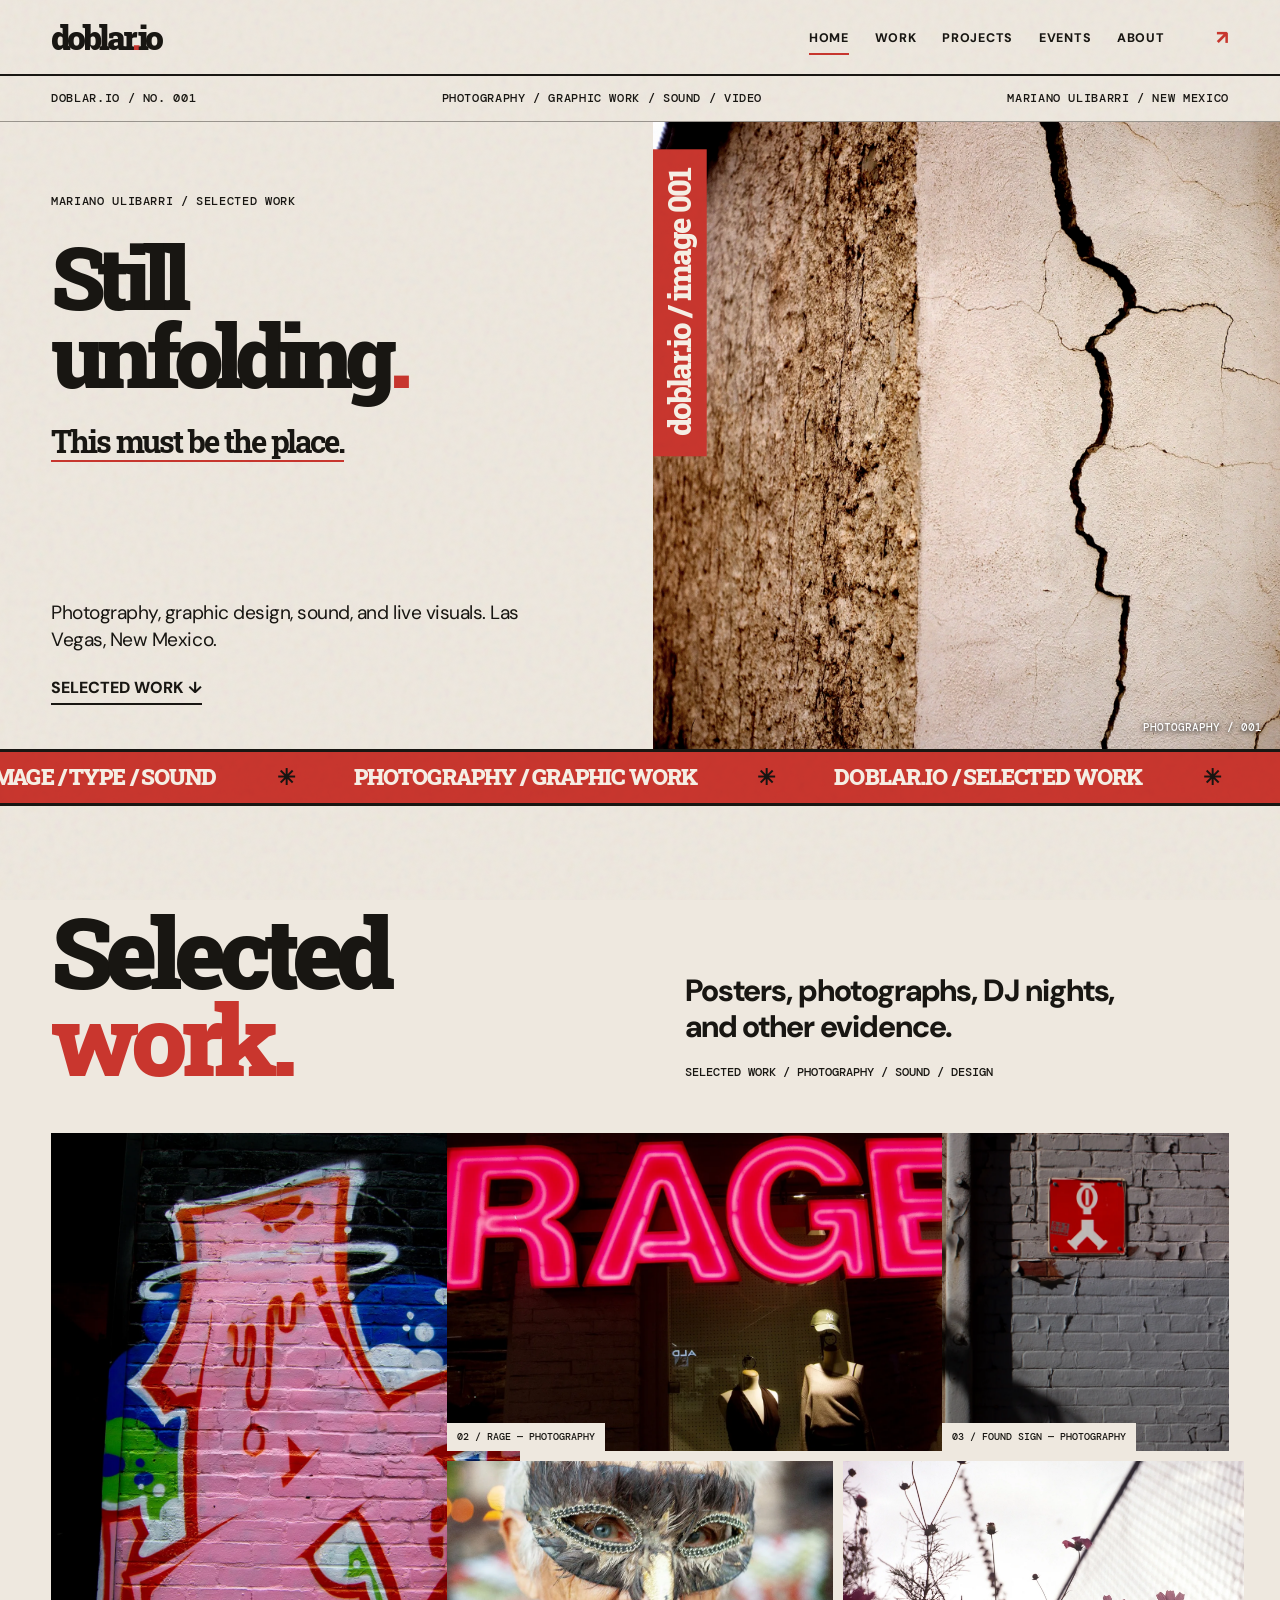
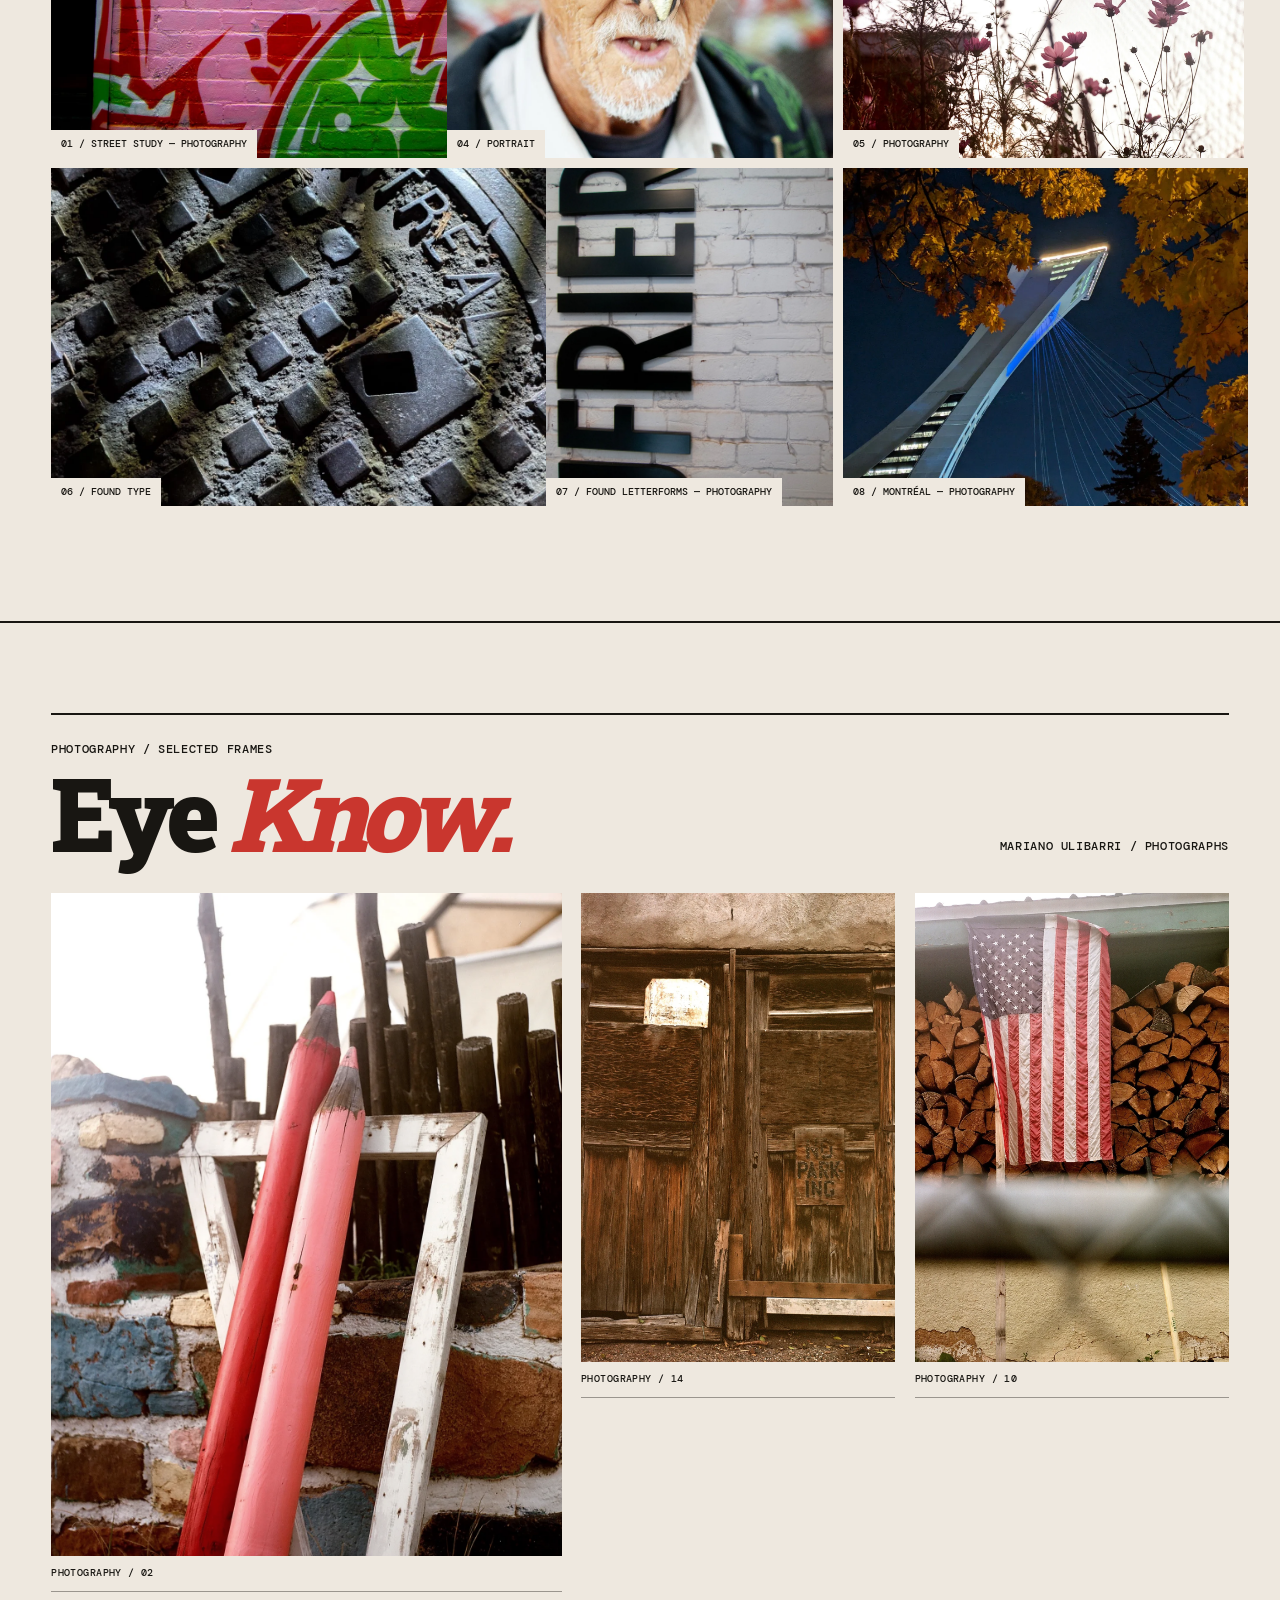
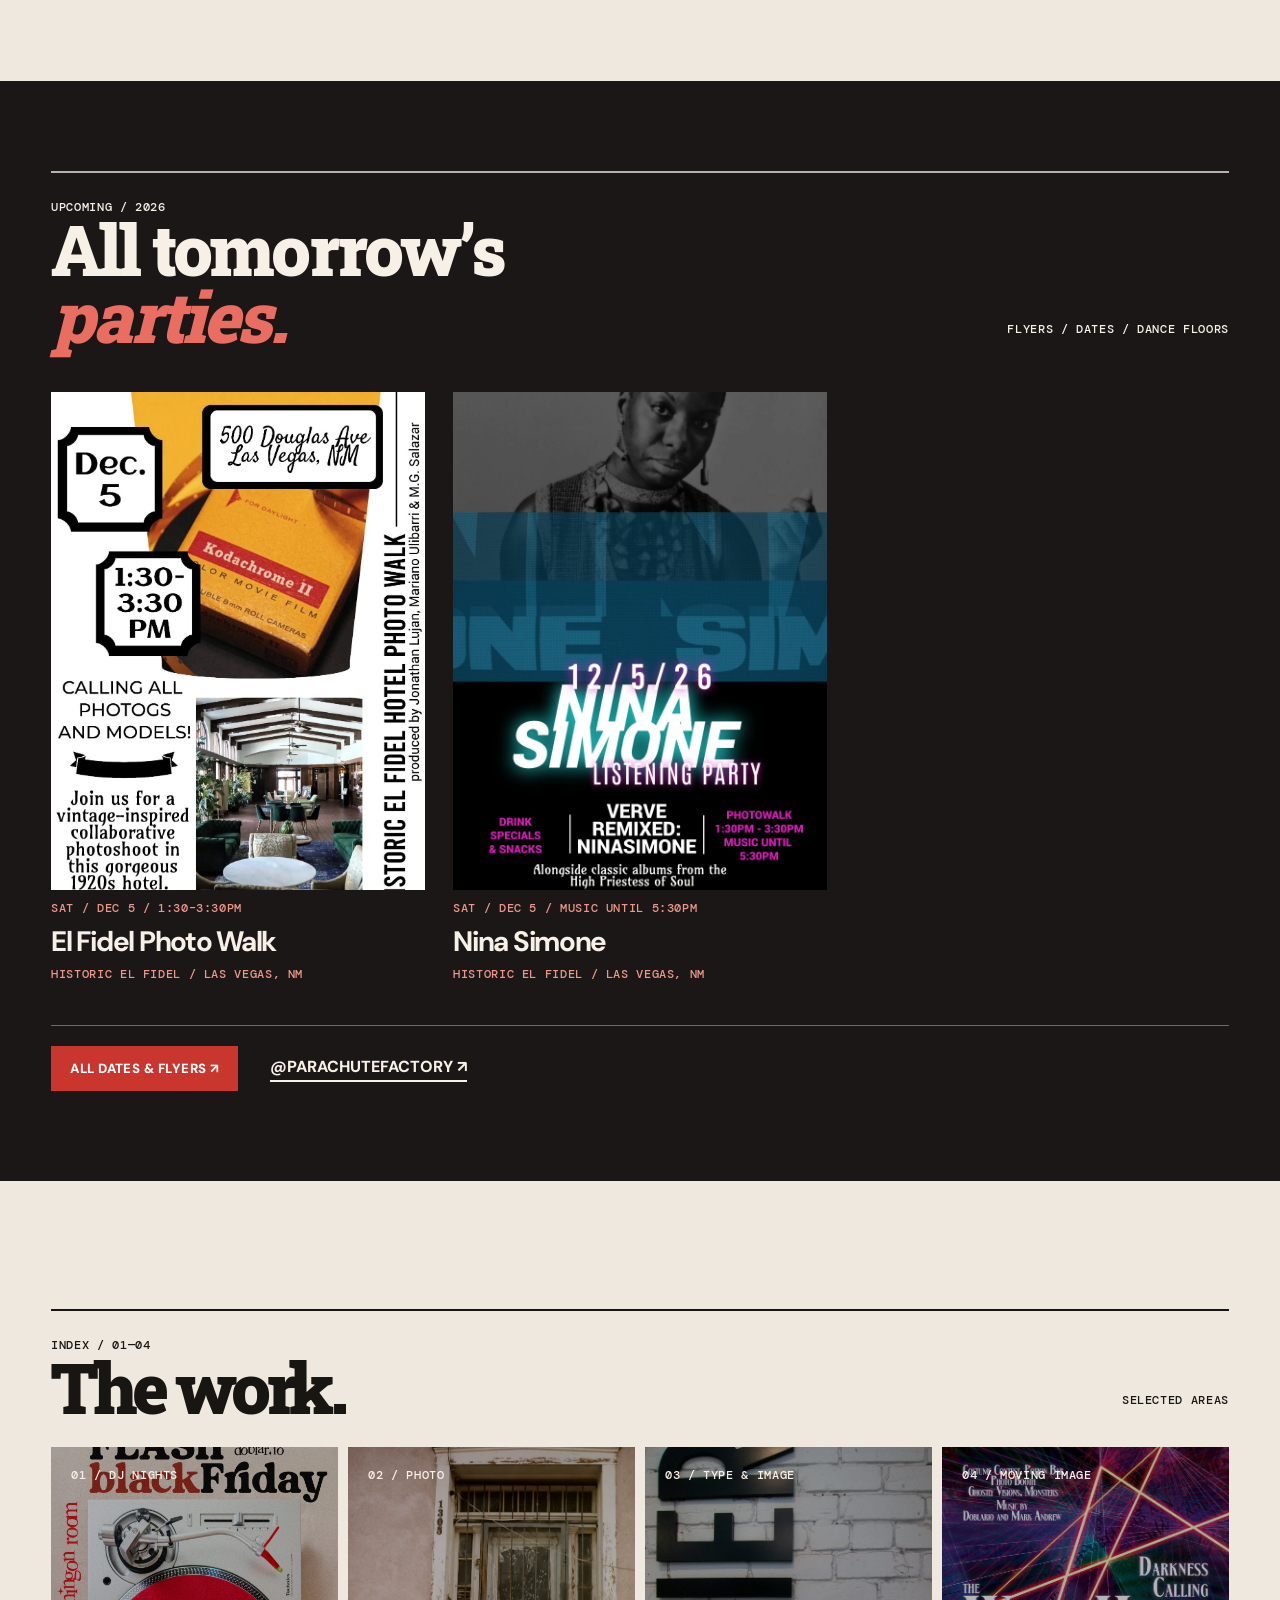
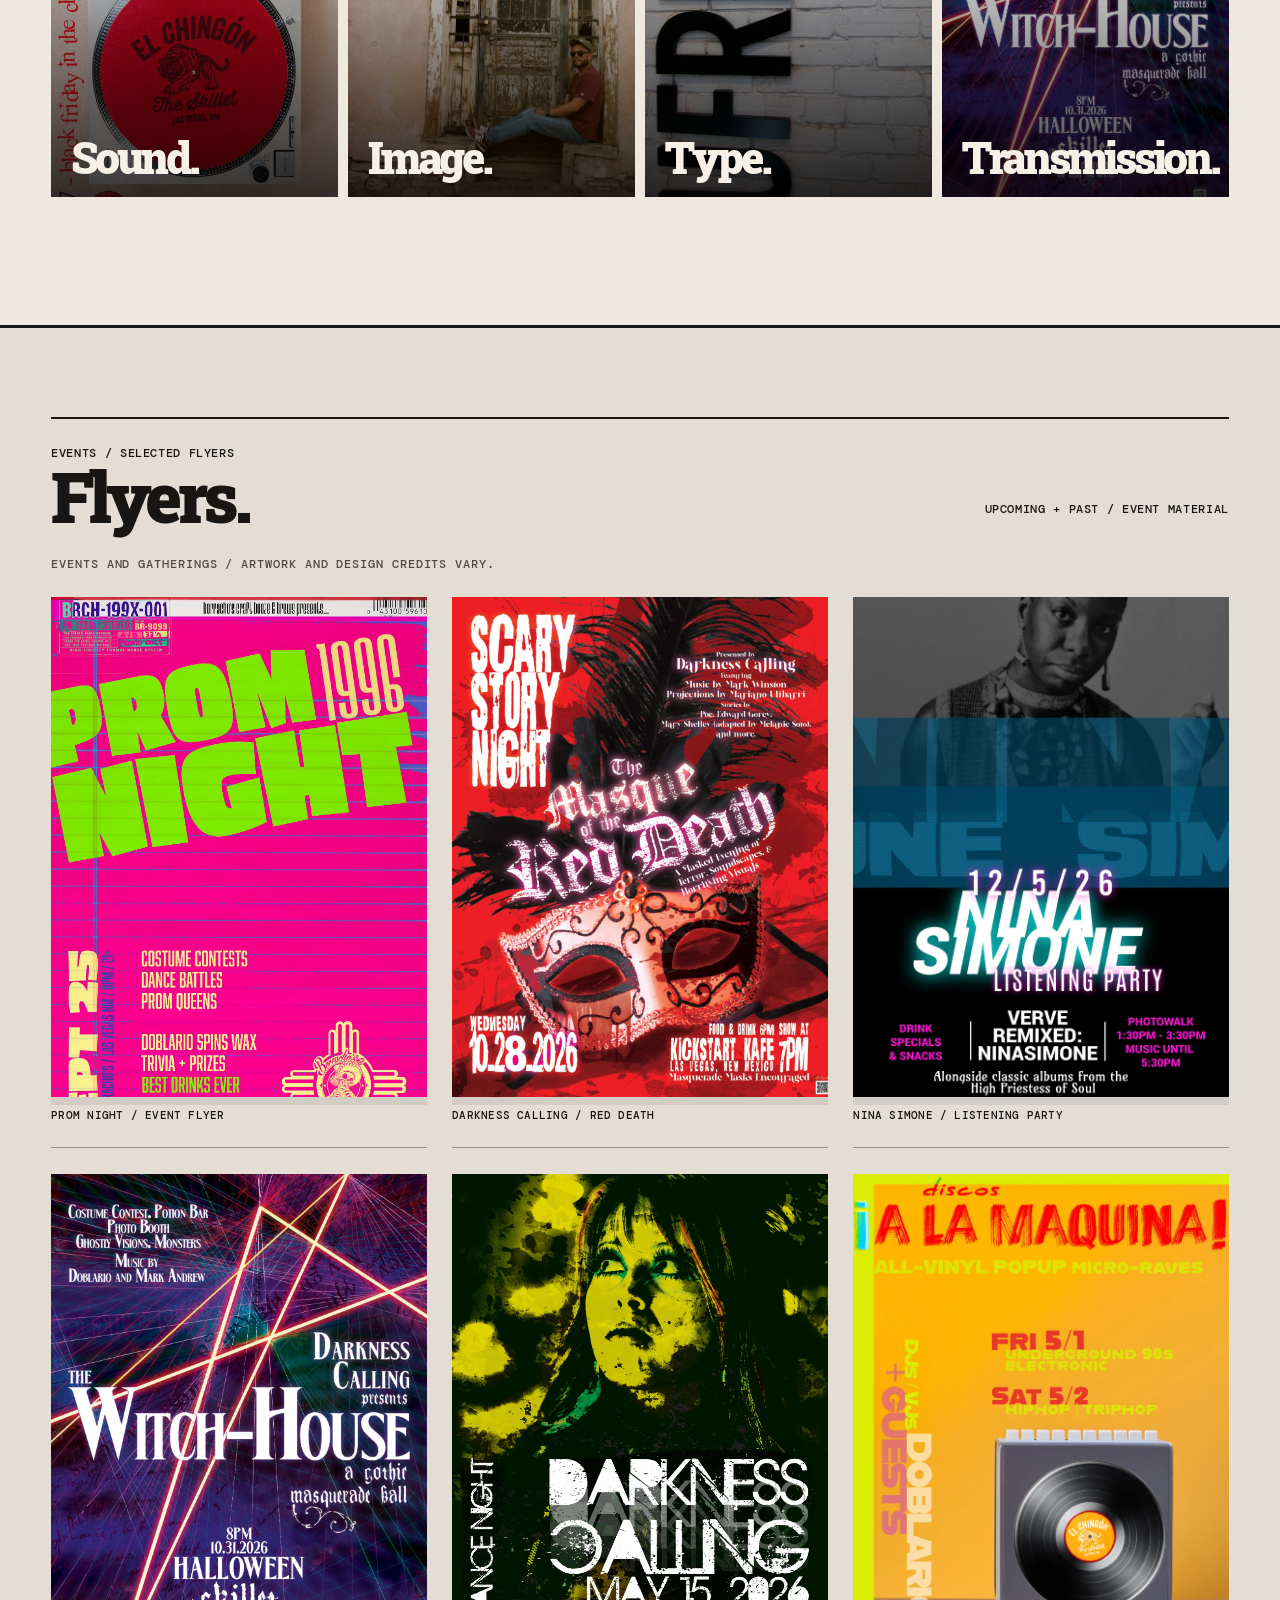
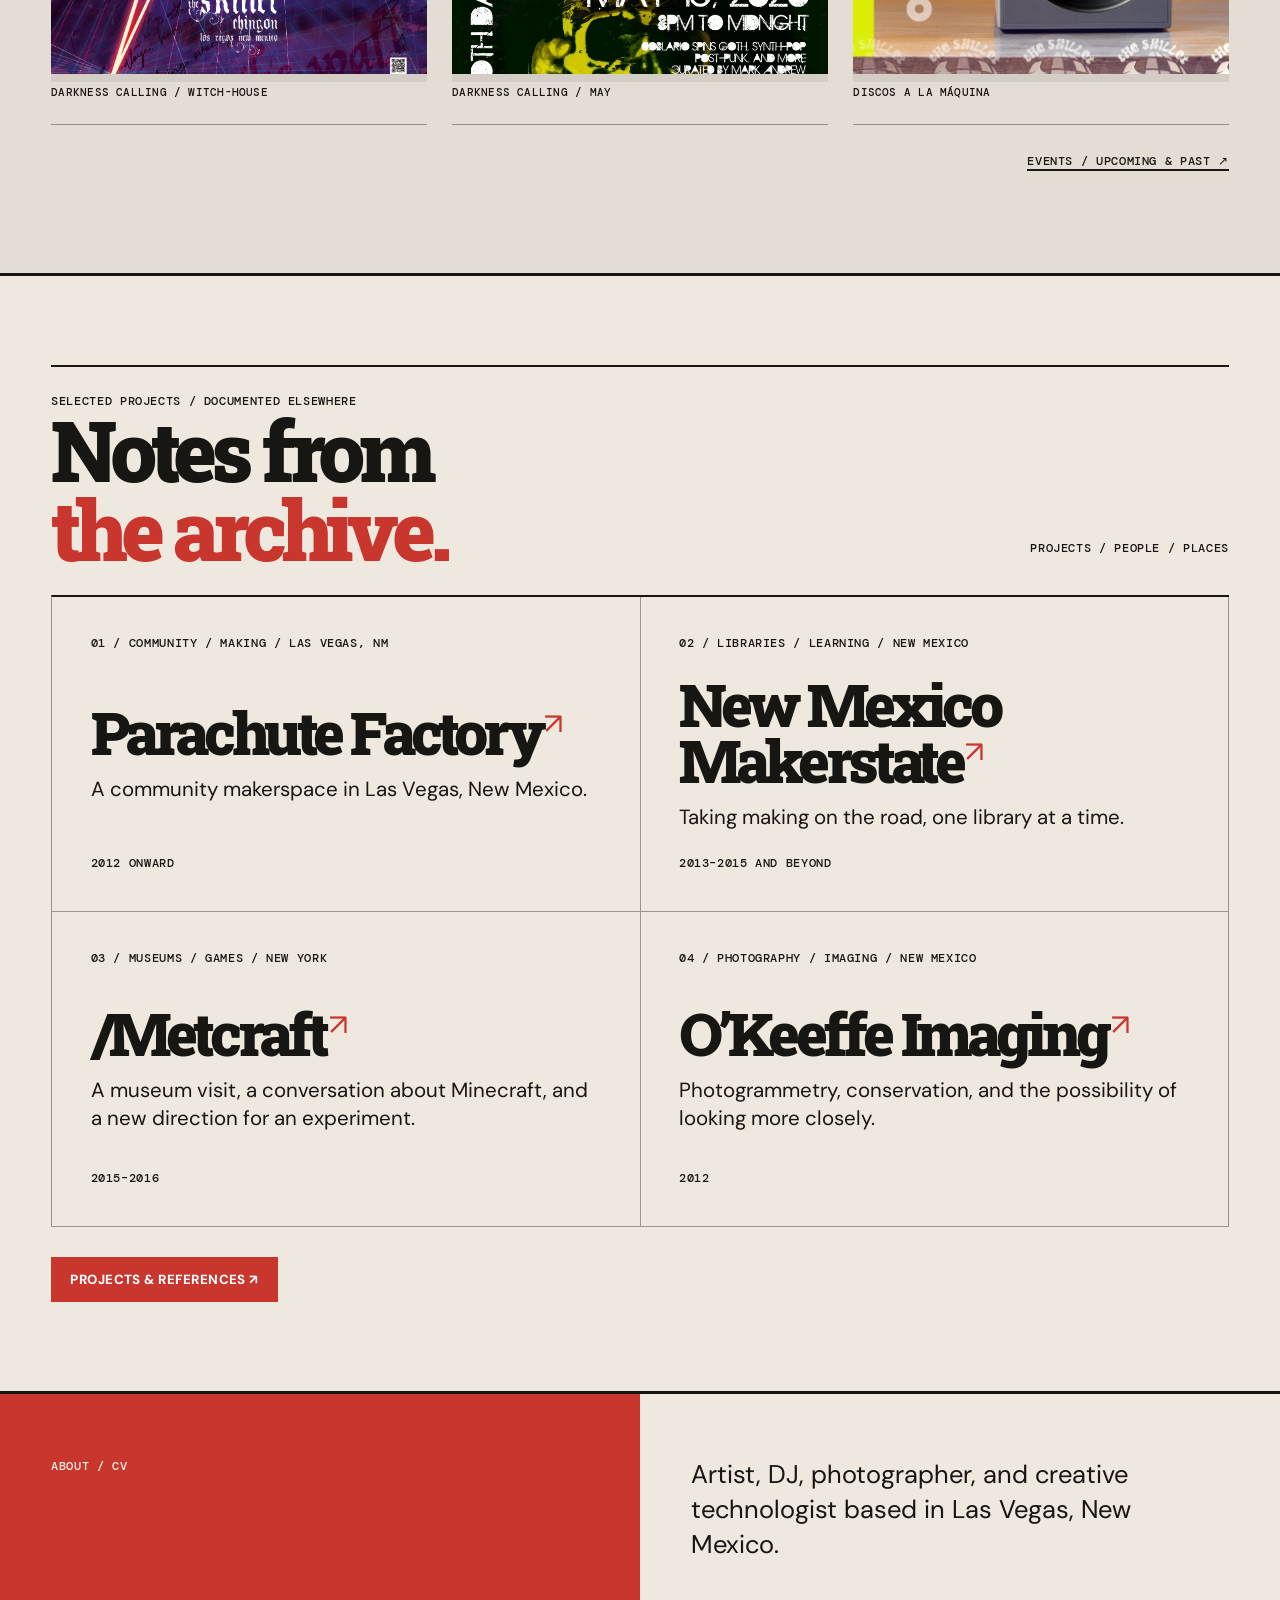
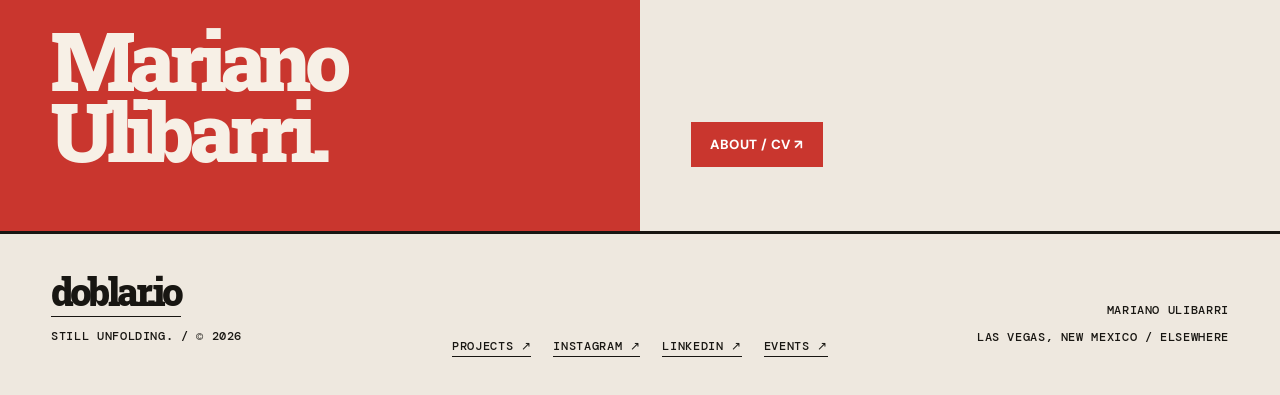
<file: index.html>
<!DOCTYPE html>

<html lang="en"><head><meta charset="utf-8"/><meta content="width=device-width, initial-scale=1" name="viewport"/><meta content="#eee8df" name="theme-color"/><meta content="The independent creative practice of Mariano Ulibarri: photography, sound, graphics, and experiments." name="description"/><meta content="doblar.io — Still unfolding." property="og:title"/><meta content="website" property="og:type"/><meta content="The independent creative practice of Mariano Ulibarri: photography, sound, graphics, and experiments." property="og:description"/><title>doblar.io — Still unfolding.</title><link href="favicon.svg" rel="icon" type="image/svg+xml"/><link href="style.css" rel="stylesheet"/><link href="https://doblar.io/" rel="canonical"/>
<script type="application/ld+json">
{
  "@context": "https://schema.org",
  "@graph": [
    {
      "@type": "WebSite",
      "@id": "https://doblar.io/#website",
      "url": "https://doblar.io/",
      "name": "doblar.io",
      "description": "The independent creative practice of Mariano Ulibarri: photography, sound, graphic design, and live visuals.",
      "creator": {
        "@id": "https://doblar.io/about.html#mariano-ulibarri"
      }
    },
    {
      "@type": "WebPage",
      "@id": "https://doblar.io/#webpage",
      "url": "https://doblar.io/",
      "name": "doblar.io — Still unfolding.",
      "isPartOf": {
        "@id": "https://doblar.io/#website"
      },
      "about": {
        "@id": "https://doblar.io/about.html#mariano-ulibarri"
      }
    }
  ]
}
</script>
<meta content="https://doblar.io/" property="og:url"/><meta content="doblar.io" property="og:site_name"/><meta content="https://doblar.io/assets/og-home.jpg" property="og:image"/><meta content="1200" property="og:image:width"/><meta content="630" property="og:image:height"/><meta content="Still unfolding. — doblar.io — Mariano Ulibarri, with textured wall photograph" property="og:image:alt"/><meta content="summary_large_image" name="twitter:card"/><meta content="doblar.io — Still unfolding." name="twitter:title"/><meta content="The independent creative practice of Mariano Ulibarri: photography, sound, graphics, and experiments." name="twitter:description"/><meta content="https://doblar.io/assets/og-home.jpg" name="twitter:image"/><meta content="Still unfolding. — doblar.io — Mariano Ulibarri, with textured wall photograph" name="twitter:image:alt"/></head><body><div aria-hidden="true" class="paper"></div><header class="header container"><a aria-label="doblar.io home" class="brand" href="index.html">doblar<span class="dot">.</span>io</a><div class="header-right"><nav aria-label="Main" class="topnav"><a aria-current="page" href="index.html">Home</a><a href="index.html#work">Work</a><a href="projects.html">Projects</a><a href="events.html">Events</a><a href="about.html">About</a></nav><a aria-label="Instagram @parachutefactory" class="header-inst" href="https://www.instagram.com/parachutefactory/" rel="noopener noreferrer" target="_blank">↗</a></div></header><main><section class="issue container micro"><span>DOBLAR.IO / NO. 001</span><span>PHOTOGRAPHY / GRAPHIC WORK / SOUND / VIDEO</span><span>MARIANO ULIBARRI / NEW MEXICO</span></section>
<section class="hero"><div class="hero-copy"><div class="micro">MARIANO ULIBARRI / SELECTED WORK</div><h1 class="hero-heading serif"><span>Still</span><span>unfolding<span class="red">.</span></span></h1><p class="hero-song serif">This must be the place.</p><div class="hero-bottom"><p>Photography, graphic design, sound, and live visuals. Las Vegas, New Mexico.</p><a href="#work">SELECTED WORK ↓</a></div></div><div class="hero-photo"><img alt="Close detail of a deep vertical crack through textured plaster" fetchpriority="high" src="assets/photowalk_01.webp"/><span class="photo-stamp">doblar.io / image 001</span><span class="photo-index">PHOTOGRAPHY / 001</span></div></section>
<div aria-hidden="true" class="bar"><div class="bar-track"><span>IMAGE / TYPE / SOUND</span><i>✳</i><span>PHOTOGRAPHY / GRAPHIC WORK</span><i>✳</i><span>DOBLAR.IO / SELECTED WORK</span><i>✳</i><span>IMAGE / TYPE / SOUND</span><i>✳</i><span>PHOTOGRAPHY / GRAPHIC WORK</span></div></div>
<section class="intro container" id="work"><h2 class="serif">Selected<br/><em style="font-style:normal;color:var(--red)">work.</em></h2><div><p class="lead">Posters, photographs, DJ nights, and other evidence.</p><p class="meta">SELECTED WORK / PHOTOGRAPHY / SOUND / DESIGN</p></div></section>
<section aria-label="Photographs and graphic designs" class="collage container">
<figure class="piece poster"><img alt="Colorful street graffiti photographed on weathered brick" loading="lazy" src="assets/Mia_OR_27.webp"/><figcaption>01 / STREET STUDY — PHOTOGRAPHY</figcaption></figure>
<figure class="piece rage"><img alt="Bright pink RAGE neon sign above a storefront" loading="lazy" src="assets/Mia_OR_31.webp"/><figcaption>02 / RAGE — PHOTOGRAPHY</figcaption></figure>
<figure class="piece sign"><img alt="Small red sign against textured Montréal brick in afternoon light" loading="lazy" src="assets/Mia_OR_19.webp"/><figcaption>03 / FOUND SIGN — PHOTOGRAPHY</figcaption></figure>
<figure class="piece portrait"><img alt="Portrait of an older man in a feathered masquerade mask" loading="lazy" src="assets/masked-portrait.webp"/><figcaption>04 / PORTRAIT</figcaption></figure>
<figure class="piece flowers"><img alt="Pink cosmos flowers backlit by afternoon sun" loading="lazy" src="assets/photowalk_07.webp"/><figcaption>05 / PHOTOGRAPHY</figcaption></figure>
<figure class="piece wall"><img alt="Close-up of a Montréal cast-iron manhole cover" loading="lazy" src="assets/manhole.webp"/><figcaption>06 / FOUND TYPE</figcaption></figure>
<figure class="piece graphic"><img alt="Large vertical lettering photographed on a white brick wall" loading="lazy" src="assets/Mia_OR_17.webp"/><figcaption>07 / FOUND LETTERFORMS — PHOTOGRAPHY</figcaption></figure>
<figure class="piece details"><img alt="Montréal Olympic Tower at night beneath gold leaves" loading="lazy" src="assets/montreal-night.webp"/><figcaption>08 / MONTRÉAL — PHOTOGRAPHY</figcaption></figure>
</section><section aria-labelledby="eye-head" class="eye-section container">
<div class="section-head"><div><span class="micro">PHOTOGRAPHY / SELECTED FRAMES</span><h2 class="serif" id="eye-head">Eye <em>Know.</em></h2></div><p class="right micro">MARIANO ULIBARRI / PHOTOGRAPHS</p></div>
<div class="eye-grid">
<figure class="eye-main"><img alt="Two oversized pink-red pencils against a weathered stone wall" loading="lazy" src="assets/photowalk_02.webp"/><figcaption>PHOTOGRAPHY / 02</figcaption></figure>
<figure><img alt="Weathered wooden doors with a no parking sign" loading="lazy" src="assets/photowalk_14.webp"/><figcaption>PHOTOGRAPHY / 14</figcaption></figure>
<figure><img alt="Orange flowers outside a row of houses" loading="lazy" src="assets/photowalk_10.webp"/><figcaption>PHOTOGRAPHY / 10</figcaption></figure>
</div>
</section>
<section class="happening" id="happening">
<div class="container">
<div class="section-head"><div><span class="micro">UPCOMING / 2026</span><h2 class="serif home-parties-title">All tomorrow’s<br/><em>parties.</em></h2></div><p class="right micro">FLYERS / DATES / DANCE FLOORS</p></div>
<div class="home-events-grid" id="home-events">
<a class="home-event" data-event-date="2026-11-27" href="events.html"><img alt="FlashBlack Friday turntable poster with red record slipmat and 80s party details" loading="lazy" src="assets/flashblack_02.webp"/><span class="micro">FRI / NOV 27 / 8PM</span><strong>FlashBlack Friday</strong><span class="micro venue">THE SKILLET / LAS VEGAS, NM</span></a>
<a class="home-event" data-event-date="2026-12-05" href="events.html"><img alt="El Fidel photo walk flyer for December 5" loading="lazy" src="assets/photowalk-el-fidel.webp"/><span class="micro">SAT / DEC 5 / 1:30–3:30PM</span><strong>El Fidel Photo Walk</strong><span class="micro venue">HISTORIC EL FIDEL / LAS VEGAS, NM</span></a>
<a class="home-event" data-event-date="2026-12-05" href="events.html"><img alt="Nina Simone listening party flyer for December 5" loading="lazy" src="assets/nina-simone.webp"/><span class="micro">SAT / DEC 5 / MUSIC UNTIL 5:30PM</span><strong>Nina Simone</strong><span class="micro venue">HISTORIC EL FIDEL / LAS VEGAS, NM</span></a>
</div>
<div class="home-events-bottom"><a class="button-link" href="events.html">ALL DATES &amp; FLYERS ↗</a><a class="text-link" href="https://www.instagram.com/parachutefactory/" rel="noopener noreferrer" target="_blank">@PARACHUTEFACTORY ↗</a></div>
</div>
</section>
<section aria-labelledby="practice-head" class="practice-section container">
<div class="section-head"><div><span class="micro">INDEX / 01—04</span><h2 class="serif" id="practice-head">The work.</h2></div><p class="right micro">SELECTED AREAS</p></div>
<div class="practice-grid">
<article class="practice-card"><img alt="FlashBlack Friday turntable flyer with red slipmat and cream background" loading="lazy" src="assets/flashblack_02.webp"/><span class="micro">01 / DJ NIGHTS</span><h3 class="serif">Sound.</h3></article>
<article class="practice-card"><img alt="Portrait at a weathered doorway" loading="lazy" src="assets/photowalk_04.webp"/><span class="micro">02 / PHOTO</span><h3 class="serif">Image.</h3></article>
<article class="practice-card"><img alt="Large vertical lettering found on a white brick wall" loading="lazy" src="assets/Mia_OR_17.webp"/><span class="micro">03 / TYPE &amp; IMAGE</span><h3 class="serif">Type.</h3></article>
<article class="practice-card"><img alt="Purple and magenta Witch-House event poster" loading="lazy" src="assets/witch-house.webp"/><span class="micro">04 / MOVING IMAGE</span><h3 class="serif">Transmission.</h3></article>
</div></section>
<section aria-labelledby="print-head" class="print-section container">
<div class="section-head"><div><span class="micro">EVENTS / SELECTED FLYERS</span><h2 class="serif" id="print-head">Flyers.</h2></div><p class="right micro">UPCOMING + PAST / EVENT MATERIAL</p></div><p class="micro flyer-note">Events and gatherings / artwork and design credits vary.</p>
<div class="print-grid">
<figure><img alt="Prom Night fluorescent pink and green poster" loading="lazy" src="assets/prom-night.webp"/><figcaption>PROM NIGHT / EVENT FLYER</figcaption></figure>
<figure><img alt="Darkness Calling Masque of the Red Death event poster" loading="lazy" src="assets/red-death.webp"/><figcaption>DARKNESS CALLING / RED DEATH</figcaption></figure>
<figure><img alt="Nina Simone listening party poster" loading="lazy" src="assets/nina-simone.webp"/><figcaption>NINA SIMONE / LISTENING PARTY</figcaption></figure>
<figure><img alt="Darkness Calling Witch-House Halloween poster" loading="lazy" src="assets/witch-house.webp"/><figcaption>DARKNESS CALLING / WITCH-HOUSE</figcaption></figure>
<figure><img alt="Yellow and green Darkness Calling poster" loading="lazy" src="assets/darkness-may.webp"/><figcaption>DARKNESS CALLING / MAY</figcaption></figure>
<figure><img alt="Discos a la Maquina orange vinyl pop-up flyer" loading="lazy" src="assets/maquina.webp"/><figcaption>DISCOS A LA MÁQUINA</figcaption></figure>
</div>
<div class="print-foot micro"><a href="events.html">EVENTS / UPCOMING &amp; PAST ↗</a></div></section><section aria-labelledby="stories-teaser-title" class="stories-teaser container"><div class="section-head"><div><span class="micro">SELECTED PROJECTS / DOCUMENTED ELSEWHERE</span><h2 class="serif" id="stories-teaser-title">Notes from<br/><em>the archive.</em></h2></div><p class="right micro">PROJECTS / PEOPLE / PLACES</p></div><div class="story-card-grid"><a class="story-card" href="projects/parachute-factory.html"><span class="micro">01 / COMMUNITY / MAKING / LAS VEGAS, NM</span><strong class="serif">Parachute Factory<span class="story-card-arrow">↗</span></strong><span class="story-deck">A community makerspace in Las Vegas, New Mexico.</span><span class="micro story-time">2012 onward</span></a>
<a class="story-card" href="projects/makerstate.html"><span class="micro">02 / LIBRARIES / LEARNING / NEW MEXICO</span><strong class="serif">New Mexico Makerstate<span class="story-card-arrow">↗</span></strong><span class="story-deck">Taking making on the road, one library at a time.</span><span class="micro story-time">2013–2015 and beyond</span></a>
<a class="story-card" href="projects/metcraft.html"><span class="micro">03 / MUSEUMS / GAMES / NEW YORK</span><strong class="serif">/Metcraft<span class="story-card-arrow">↗</span></strong><span class="story-deck">A museum visit, a conversation about Minecraft, and a new direction for an experiment.</span><span class="micro story-time">2015–2016</span></a>
<a class="story-card" href="projects/okeeffe-imaging.html"><span class="micro">04 / PHOTOGRAPHY / IMAGING / NEW MEXICO</span><strong class="serif">O’Keeffe Imaging<span class="story-card-arrow">↗</span></strong><span class="story-deck">Photogrammetry, conservation, and the possibility of looking more closely.</span><span class="micro story-time">2012</span></a></div><div class="stories-teaser-bottom"><a class="button-link" href="projects.html">PROJECTS &amp; REFERENCES ↗</a></div></section><section class="about-teaser"><div class="about-quote"><span class="micro">ABOUT / CV</span><p class="serif">Mariano<br/>Ulibarri.</p></div><div class="about-copy"><p>Artist, DJ, photographer, and creative technologist based in Las Vegas, New Mexico.</p><a class="button-link" href="about.html">ABOUT / CV ↗</a></div></section></main><footer class="footer container"><div><a class="big serif" href="index.html">doblar.io</a><p class="micro">Still unfolding. / © <span class="year">2026</span></p></div><div class="footer-nav micro"><a href="projects.html">Projects ↗</a><a href="https://www.instagram.com/parachutefactory/" rel="noopener noreferrer" target="_blank">Instagram ↗</a><a href="https://www.linkedin.com/in/mariano-ulibarri/" rel="noopener noreferrer" target="_blank">LinkedIn ↗</a><a href="events.html">Events ↗</a></div><div class="right micro"><p>Mariano Ulibarri</p><p>Las Vegas, New Mexico / Elsewhere</p></div></footer><script defer="" src="site.js"></script></body></html>
</file>
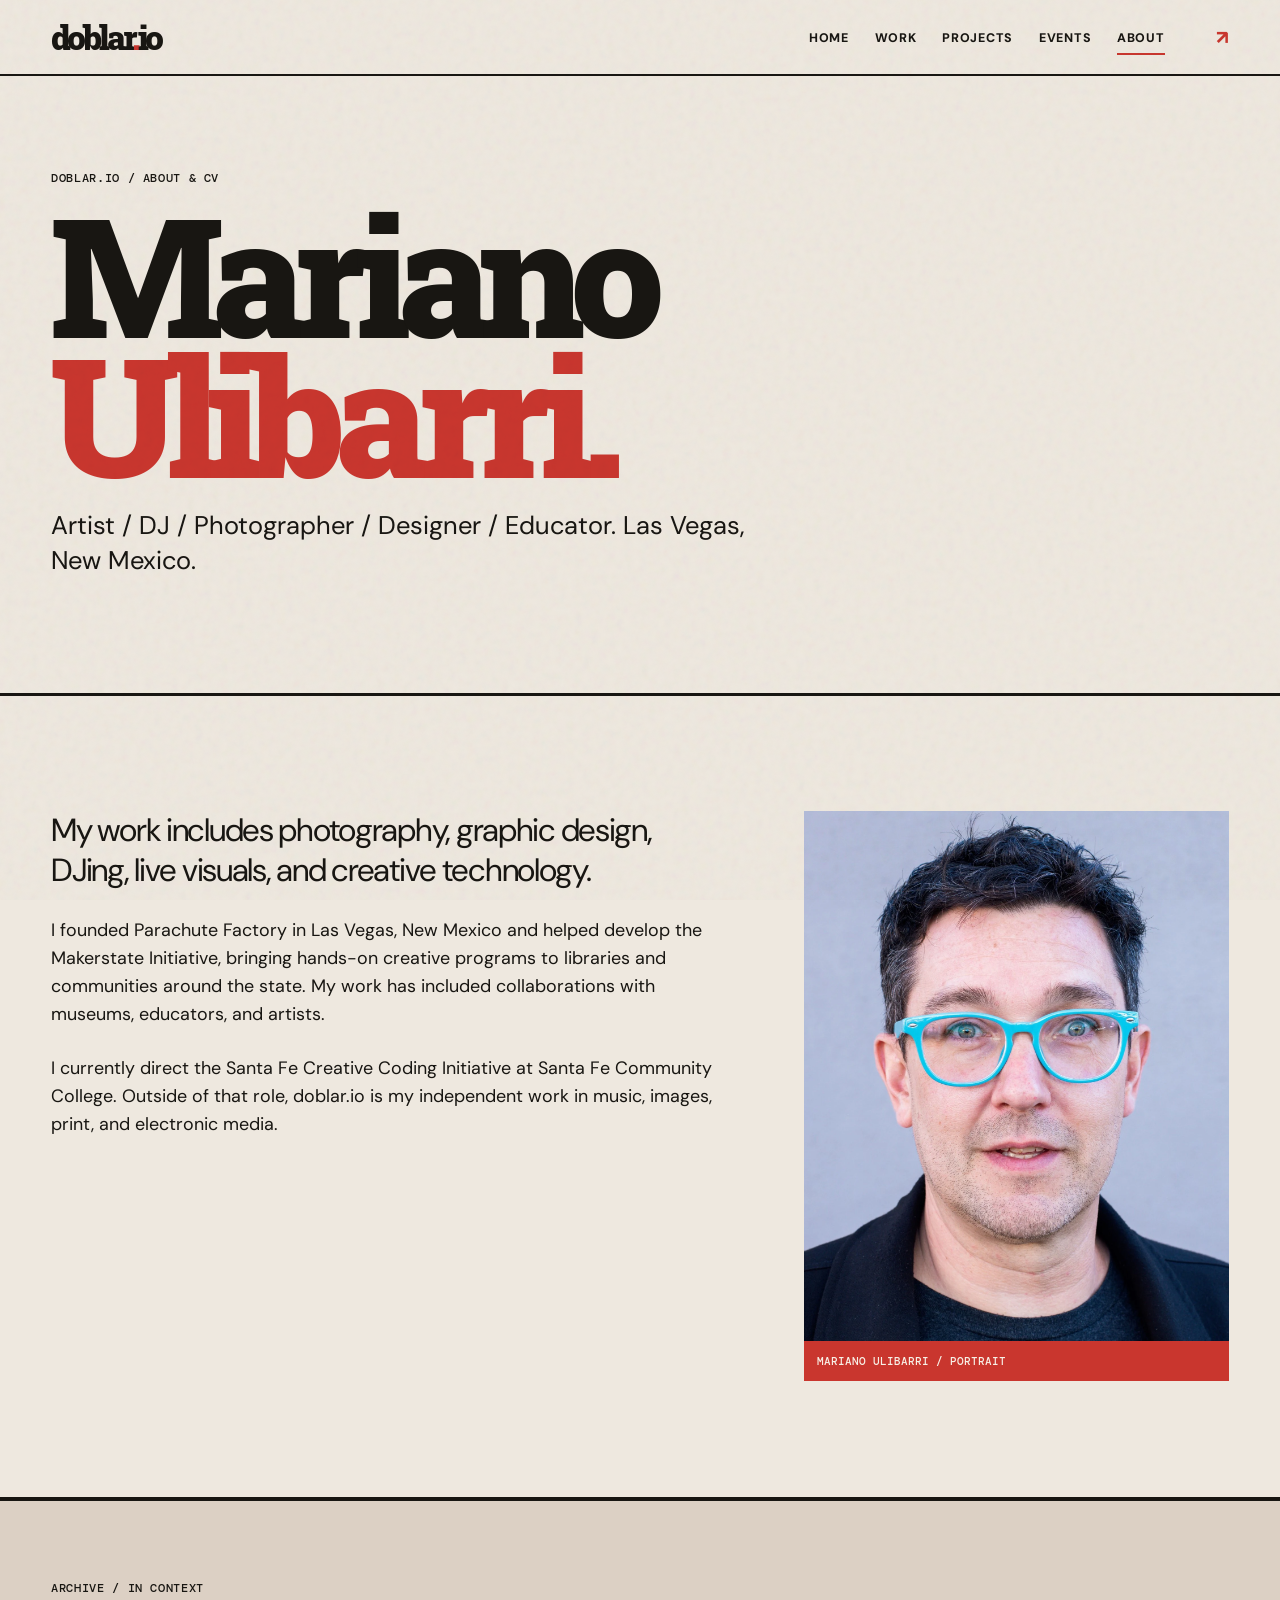
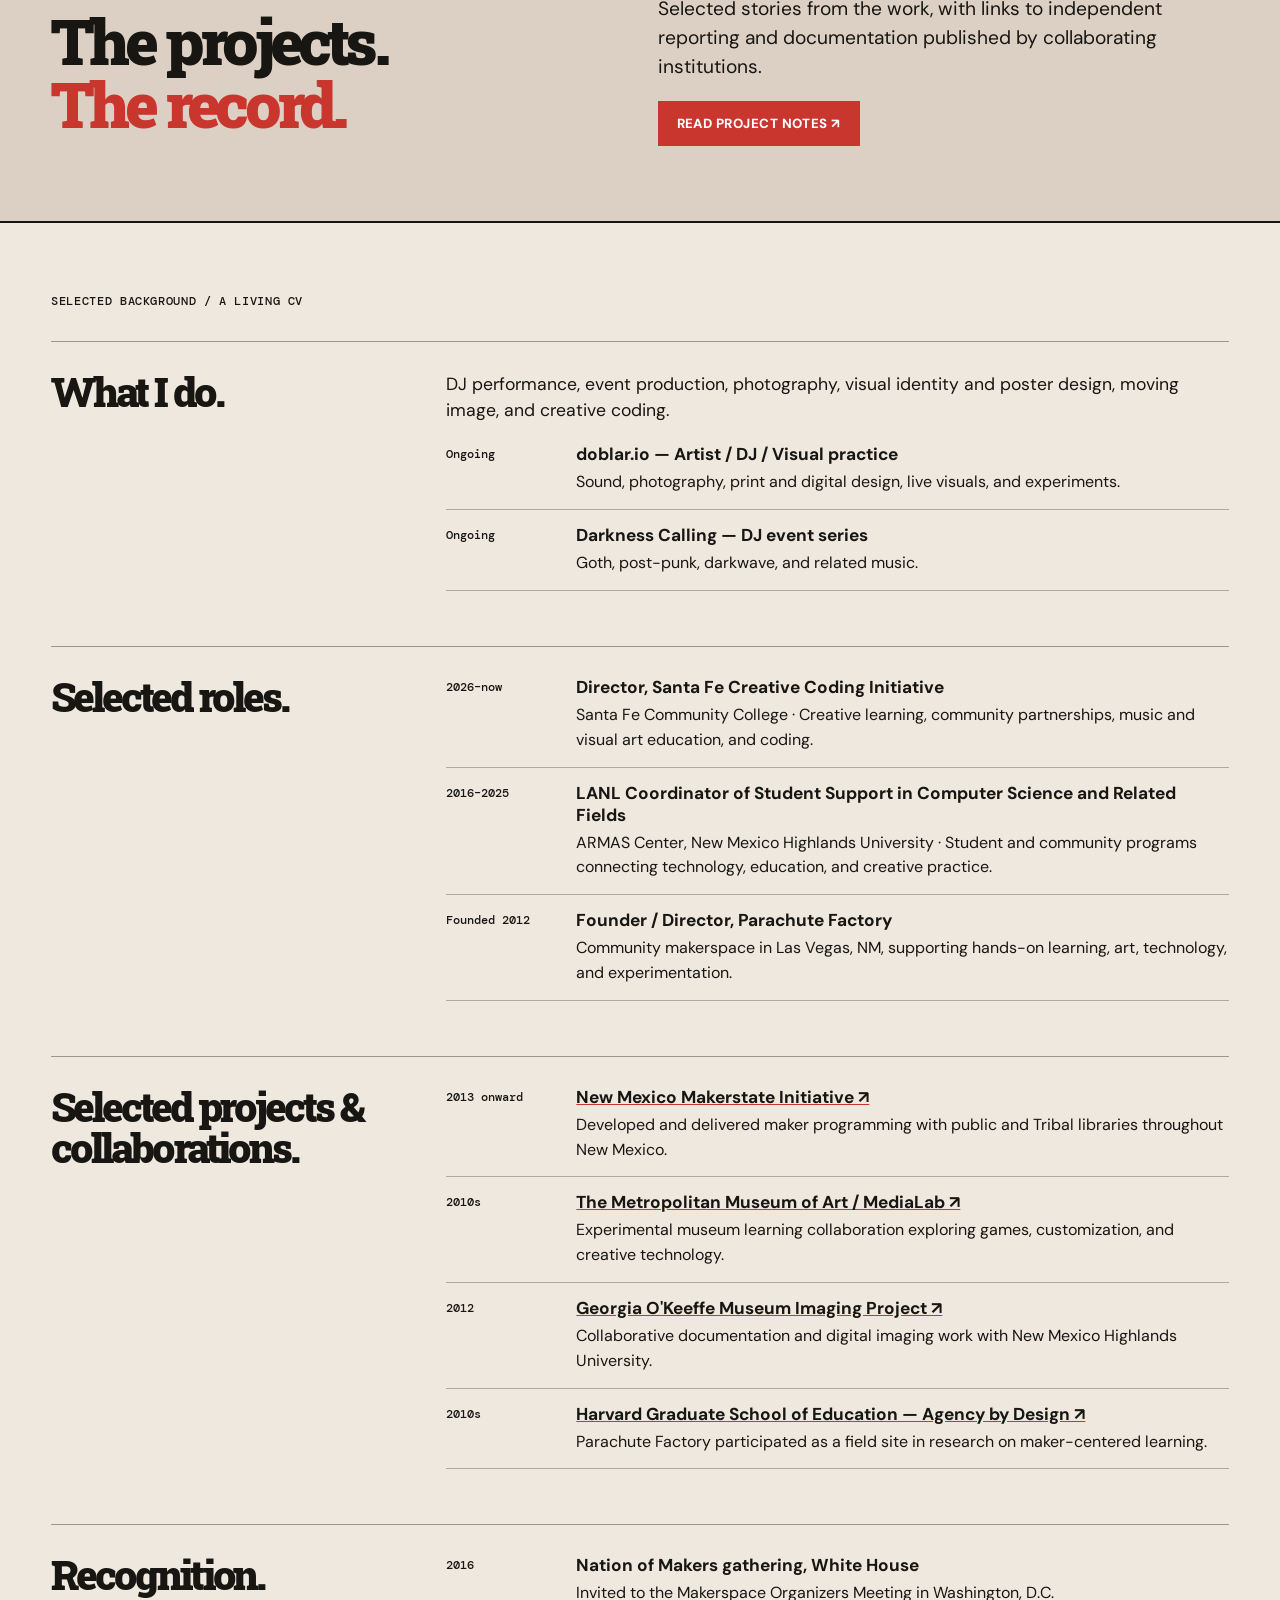
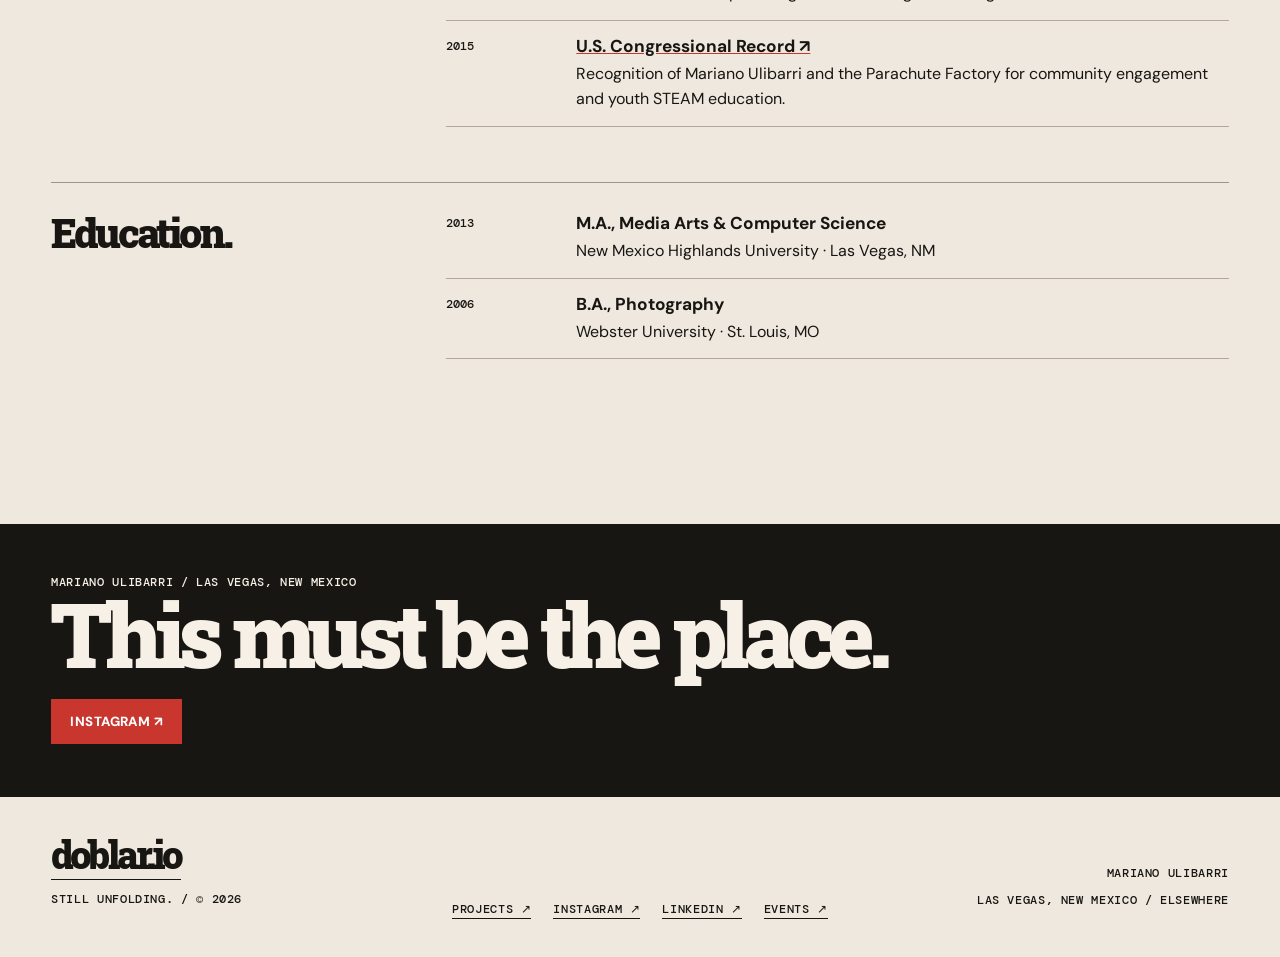
<file: about.html>
<!DOCTYPE html>

<html lang="en"><head><meta charset="utf-8"/><meta content="width=device-width, initial-scale=1" name="viewport"/><meta content="#eee8df" name="theme-color"/><meta content="About Mariano Ulibarri, artist, DJ, photographer, designer, educator, and maker based in New Mexico." name="description"/><meta content="About / CV — Mariano Ulibarri — doblar.io" property="og:title"/><meta content="website" property="og:type"/><meta content="About Mariano Ulibarri, artist, DJ, photographer, designer, educator, and maker based in New Mexico." property="og:description"/><title>About / CV — Mariano Ulibarri — doblar.io</title><link href="favicon.svg" rel="icon" type="image/svg+xml"/><link href="style.css" rel="stylesheet"/><link href="https://doblar.io/about.html" rel="canonical"/>
<script type="application/ld+json">
{
  "@context": "https://schema.org",
  "@type": "ProfilePage",
  "@id": "https://doblar.io/about.html#profile",
  "url": "https://doblar.io/about.html",
  "name": "Mariano Ulibarri — About / CV",
  "isPartOf": {
    "@id": "https://doblar.io/#website"
  },
  "mainEntity": {
    "@type": "Person",
    "@id": "https://doblar.io/about.html#mariano-ulibarri",
    "name": "Mariano Ulibarri",
    "url": "https://doblar.io/about.html",
    "description": "Artist, DJ, photographer, designer, educator, and creative technologist based in Las Vegas, New Mexico.",
    "jobTitle": "Director, Santa Fe Creative Coding Initiative",
    "worksFor": {
      "@type": "CollegeOrUniversity",
      "name": "Santa Fe Community College",
      "url": "https://www.sfcc.edu/"
    },
    "alumniOf": [
      {
        "@type": "CollegeOrUniversity",
        "name": "New Mexico Highlands University",
        "url": "https://www.nmhu.edu/"
      },
      {
        "@type": "CollegeOrUniversity",
        "name": "Webster University",
        "url": "https://www.webster.edu/"
      }
    ],
    "homeLocation": {
      "@type": "Place",
      "name": "Las Vegas, New Mexico, USA"
    },
    "knowsAbout": [
      "Photography",
      "Graphic design",
      "DJ performance",
      "Live visuals",
      "Creative coding"
    ],
    "sameAs": [
      "https://www.instagram.com/parachutefactory/",
      "https://www.linkedin.com/in/mariano-ulibarri/"
    ],
    "image": "https://doblar.io/assets/mariano-ulibarri-portrait.webp"
  },
  "primaryImageOfPage": {
    "@type": "ImageObject",
    "url": "https://doblar.io/assets/mariano-ulibarri-portrait.webp"
  }
}
</script>
<meta content="https://doblar.io/about.html" property="og:url"/><meta content="doblar.io" property="og:site_name"/><meta content="https://doblar.io/assets/og-about.jpg" property="og:image"/><meta content="1200" property="og:image:width"/><meta content="630" property="og:image:height"/><meta content="Mariano Ulibarri portrait and doblar.io artist biography" property="og:image:alt"/><meta content="summary_large_image" name="twitter:card"/><meta content="About / CV — Mariano Ulibarri — doblar.io" name="twitter:title"/><meta content="About Mariano Ulibarri, artist, DJ, photographer, designer, educator, and maker based in New Mexico." name="twitter:description"/><meta content="https://doblar.io/assets/og-about.jpg" name="twitter:image"/><meta content="Mariano Ulibarri portrait and doblar.io artist biography" name="twitter:image:alt"/></head><body><div aria-hidden="true" class="paper"></div><header class="header container"><a aria-label="doblar.io home" class="brand" href="index.html">doblar<span class="dot">.</span>io</a><div class="header-right"><nav aria-label="Main" class="topnav"><a href="index.html">Home</a><a href="index.html#work">Work</a><a href="projects.html">Projects</a><a href="events.html">Events</a><a aria-current="page" href="about.html">About</a></nav><a aria-label="Instagram @parachutefactory" class="header-inst" href="https://www.instagram.com/parachutefactory/" rel="noopener noreferrer" target="_blank">↗</a></div></header><main><section class="page-intro container"><span class="micro">DOBLAR.IO / ABOUT &amp; CV</span><h1 class="serif">Mariano<br/><span class="red">Ulibarri.</span></h1><p>Artist / DJ / Photographer / Designer / Educator. Las Vegas, New Mexico.</p></section>
<section class="about-lead container"><div><p>My work includes photography, graphic design, DJing, live visuals, and creative technology.</p><p>I founded Parachute Factory in Las Vegas, New Mexico and helped develop the Makerstate Initiative, bringing hands-on creative programs to libraries and communities around the state. My work has included collaborations with museums, educators, and artists.</p><p>I currently direct the Santa Fe Creative Coding Initiative at Santa Fe Community College. Outside of that role, doblar.io is my independent work in music, images, print, and electronic media.</p></div><aside class="about-side"><img alt="Portrait of Mariano Ulibarri wearing turquoise glasses" fetchpriority="high" height="2000" loading="eager" src="assets/mariano-ulibarri-portrait.webp" width="1500"/><div class="caption-bar">MARIANO ULIBARRI / PORTRAIT</div></aside></section>
<section class="about-linkout container"><div><span class="micro">ARCHIVE / IN CONTEXT</span><h2 class="serif">The projects.<br/><em>The record.</em></h2></div><div><p>Selected stories from the work, with links to independent reporting and documentation published by collaborating institutions.</p><a class="button-link" href="projects.html">READ PROJECT NOTES ↗</a></div></section><section class="cv container"><div class="micro" style="margin-bottom:30px">Selected background / a living CV</div>
<div class="cv-section"><h2 class="serif">What I do.</h2><div><p class="cv-intro">DJ performance, event production, photography, visual identity and poster design, moving image, and creative coding.</p><ul class="cv-list"><li><span class="period">Ongoing</span><div><strong>doblar.io — Artist / DJ / Visual practice</strong><span>Sound, photography, print and digital design, live visuals, and experiments.</span></div></li><li><span class="period">Ongoing</span><div><strong>Darkness Calling — DJ event series</strong><span>Goth, post-punk, darkwave, and related music.</span></div></li></ul></div></div>
<div class="cv-section"><h2 class="serif">Selected roles.</h2><ul class="cv-list"><li><span class="period">2026–now</span><div><strong>Director, Santa Fe Creative Coding Initiative</strong><span>Santa Fe Community College · Creative learning, community partnerships, music and visual art education, and coding.</span></div></li><li><span class="period">2016–2025</span><div><strong>LANL Coordinator of Student Support in Computer Science and Related Fields</strong><span>ARMAS Center, New Mexico Highlands University · Student and community programs connecting technology, education, and creative practice.</span></div></li><li><span class="period">Founded 2012</span><div><strong>Founder / Director, Parachute Factory</strong><span>Community makerspace in Las Vegas, NM, supporting hands-on learning, art, technology, and experimentation.</span></div></li></ul></div>
<div class="cv-section"><h2 class="serif">Selected projects &amp; collaborations.</h2><ul class="cv-list"><li><span class="period">2013 onward</span><div><strong><a href="https://www.imls.gov/grant-spotlights/maker-state-powered-libraries" rel="noopener noreferrer" target="_blank">New Mexico Makerstate Initiative ↗</a></strong><span>Developed and delivered maker programming with public and Tribal libraries throughout New Mexico.</span></div></li><li><span class="period">2010s</span><div><strong><a href="https://www.metmuseum.org/es/perspectives/metcraft" rel="noopener noreferrer" target="_blank">The Metropolitan Museum of Art / MediaLab ↗</a></strong><span>Experimental museum learning collaboration exploring games, customization, and creative technology.</span></div></li><li><span class="period">2012</span><div><strong><a href="https://okeeffeimagingproject.wordpress.com/nmhu/" rel="noopener noreferrer" target="_blank">Georgia O'Keeffe Museum Imaging Project ↗</a></strong><span>Collaborative documentation and digital imaging work with New Mexico Highlands University.</span></div></li><li><span class="period">2010s</span><div><strong><a href="https://www.pz.harvard.edu/projects/agency-by-design" rel="noopener noreferrer" target="_blank">Harvard Graduate School of Education — Agency by Design ↗</a></strong><span>Parachute Factory participated as a field site in research on maker-centered learning.</span></div></li></ul></div>
<div class="cv-section"><h2 class="serif">Recognition.</h2><ul class="cv-list"><li><span class="period">2016</span><div><strong>Nation of Makers gathering, White House</strong><span>Invited to the Makerspace Organizers Meeting in Washington, D.C.</span></div></li><li><span class="period">2015</span><div><strong><a href="https://www.govinfo.gov/content/pkg/CREC-2015-11-04/pdf/CREC-2015-11-04.pdf" rel="noopener noreferrer" target="_blank">U.S. Congressional Record ↗</a></strong><span>Recognition of Mariano Ulibarri and the Parachute Factory for community engagement and youth STEAM education.</span></div></li></ul></div>
<div class="cv-section"><h2 class="serif">Education.</h2><ul class="cv-list"><li><span class="period">2013</span><div><strong>M.A., Media Arts &amp; Computer Science</strong><span>New Mexico Highlands University · Las Vegas, NM</span></div></li><li><span class="period">2006</span><div><strong>B.A., Photography</strong><span>Webster University · St. Louis, MO</span></div></li></ul></div></section>
<section class="sidequote"><div class="micro">MARIANO ULIBARRI / LAS VEGAS, NEW MEXICO</div><p class="serif">This must be the place.</p><a class="button-link" href="https://www.instagram.com/parachutefactory/" rel="noopener noreferrer" target="_blank">INSTAGRAM ↗</a></section></main><footer class="footer container"><div><a class="big serif" href="index.html">doblar.io</a><p class="micro">Still unfolding. / © <span class="year">2026</span></p></div><div class="footer-nav micro"><a href="projects.html">Projects ↗</a><a href="https://www.instagram.com/parachutefactory/" rel="noopener noreferrer" target="_blank">Instagram ↗</a><a href="https://www.linkedin.com/in/mariano-ulibarri/" rel="noopener noreferrer" target="_blank">LinkedIn ↗</a><a href="events.html">Events ↗</a></div><div class="right micro"><p>Mariano Ulibarri</p><p>Las Vegas, New Mexico / Elsewhere</p></div></footer><script defer="" src="site.js"></script></body></html>
</file>
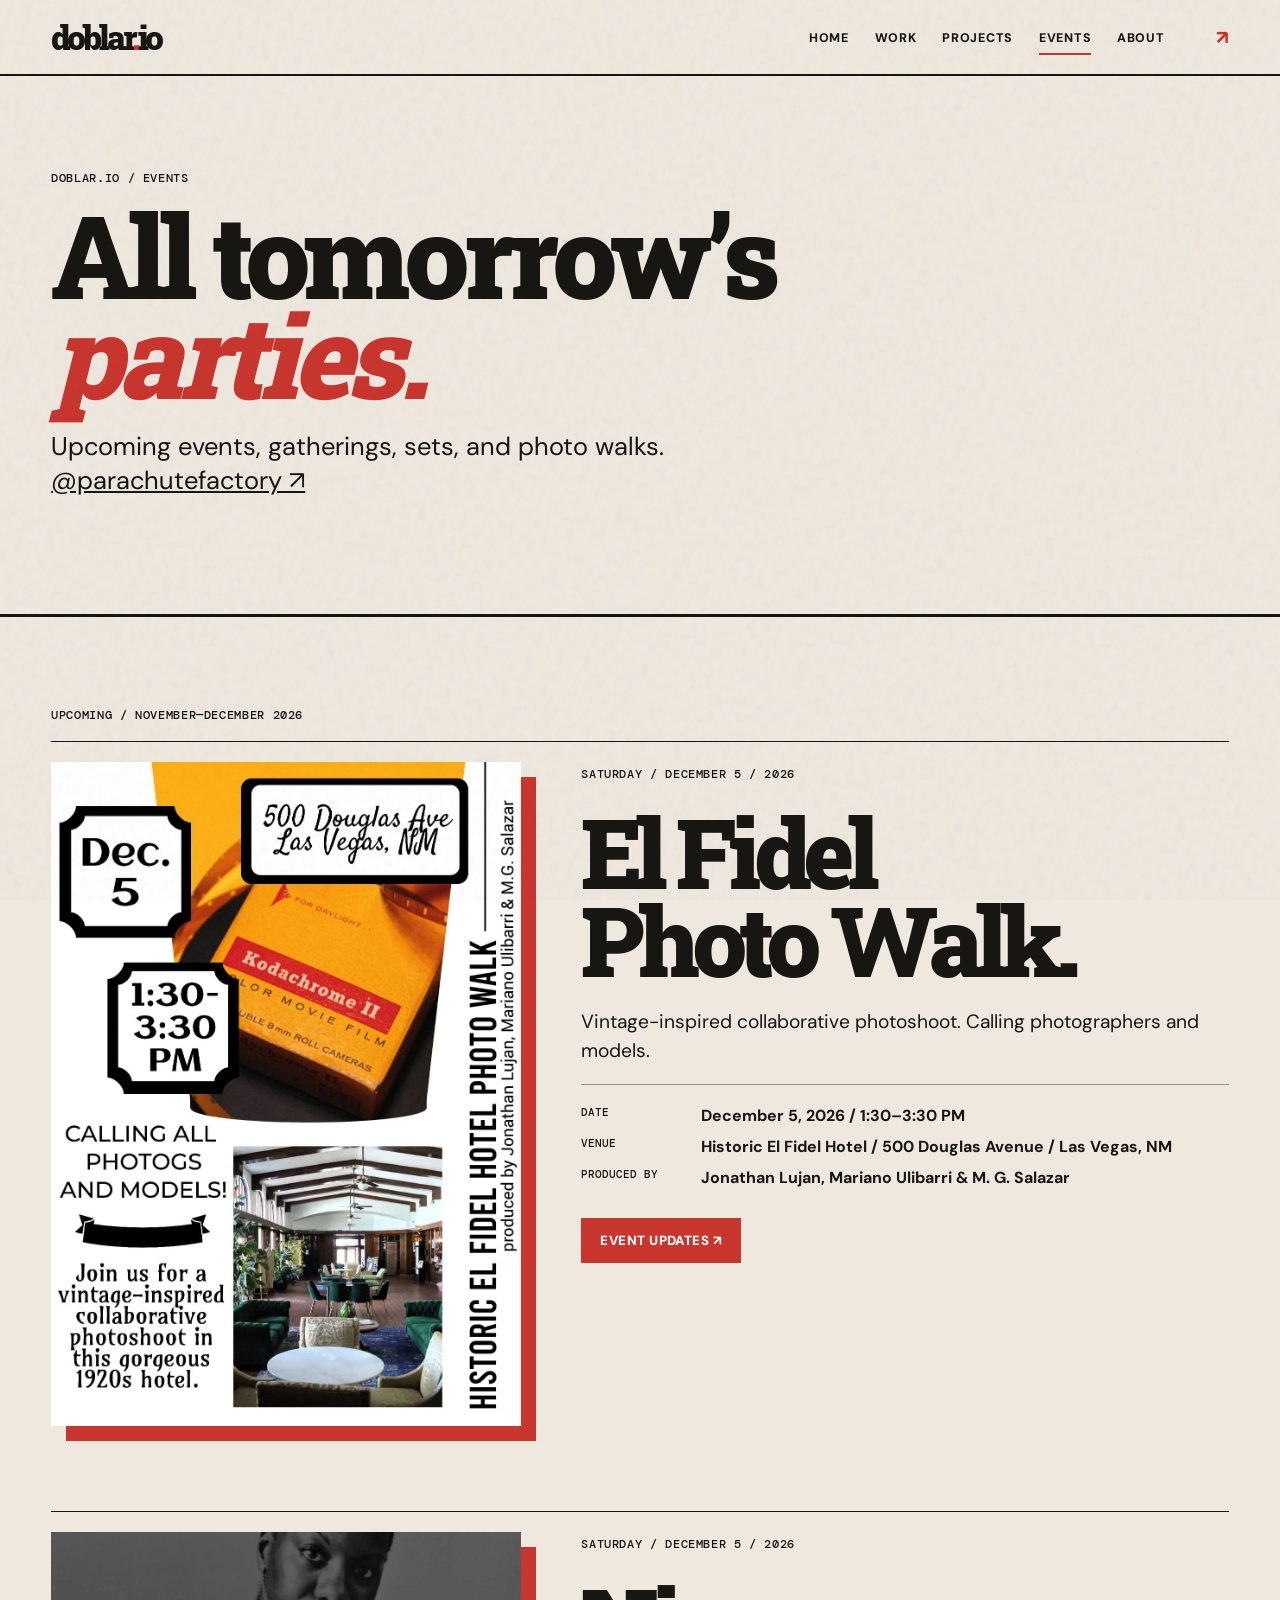
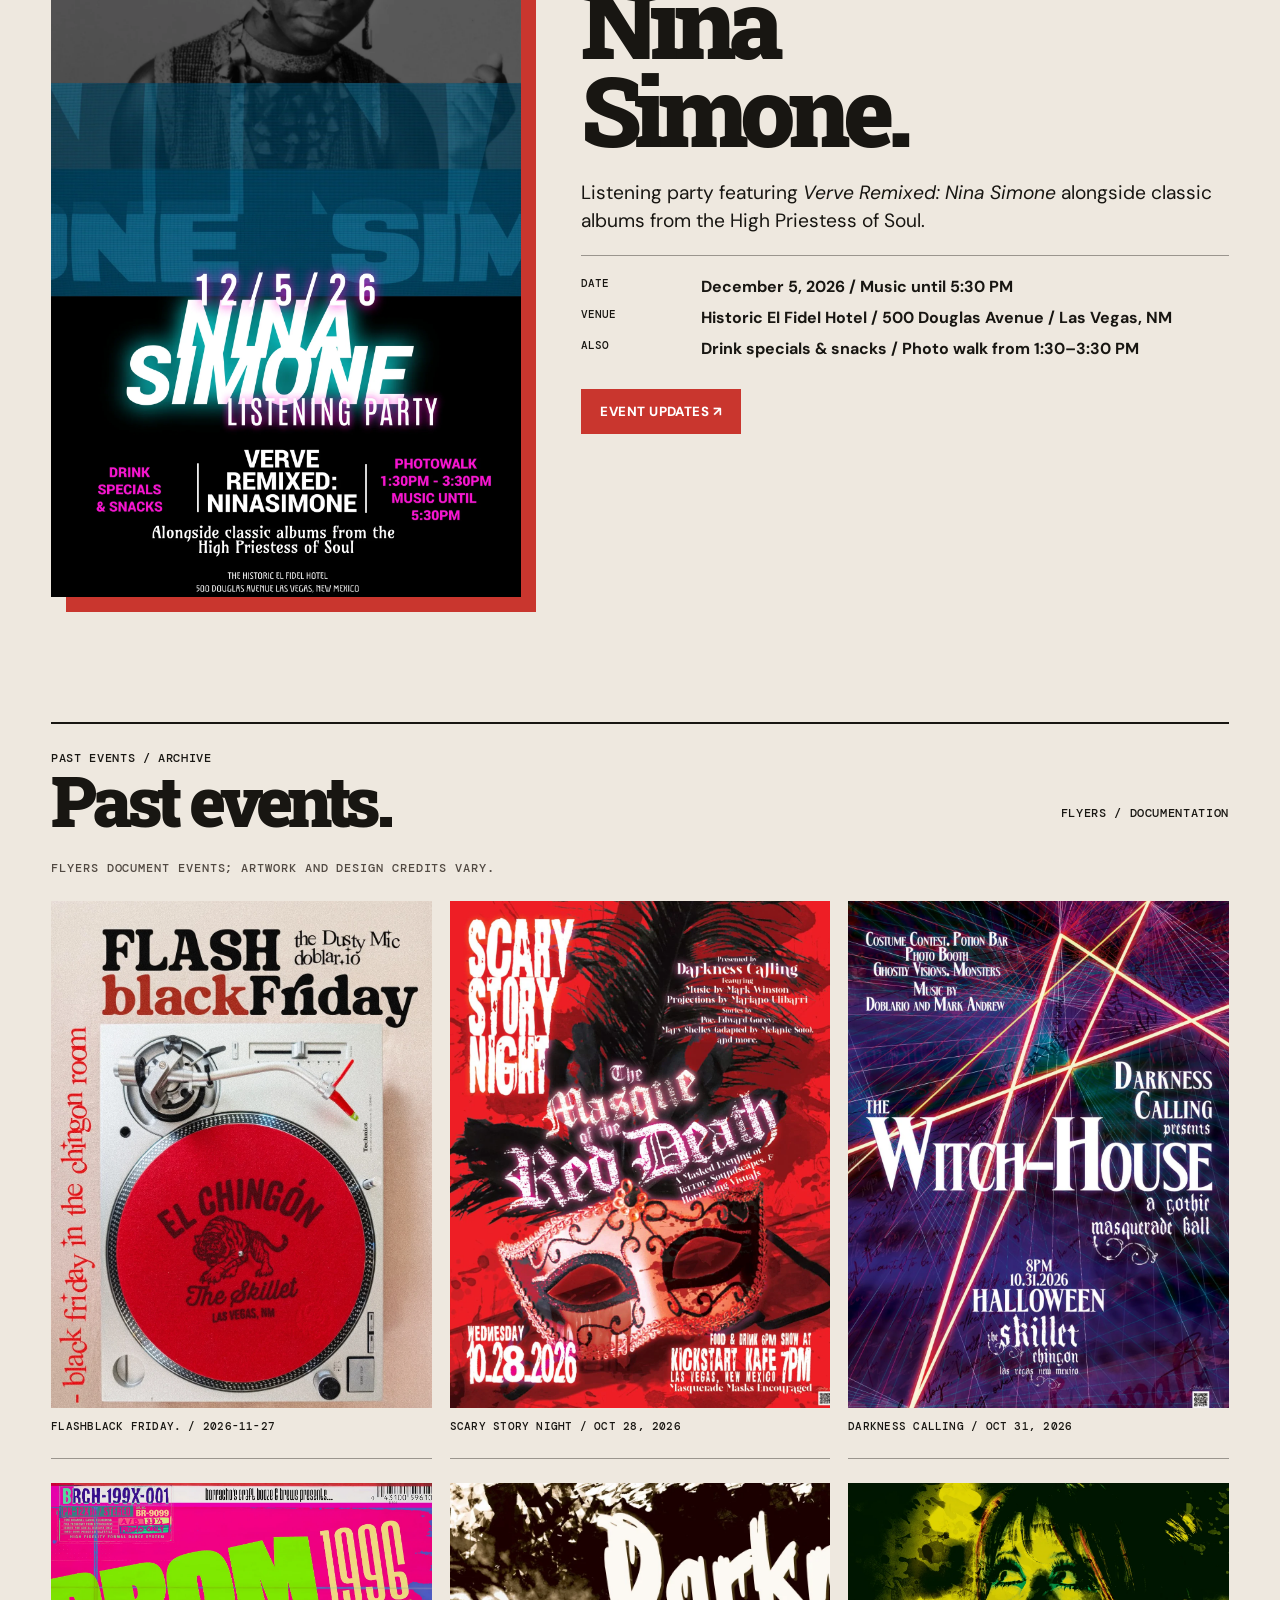
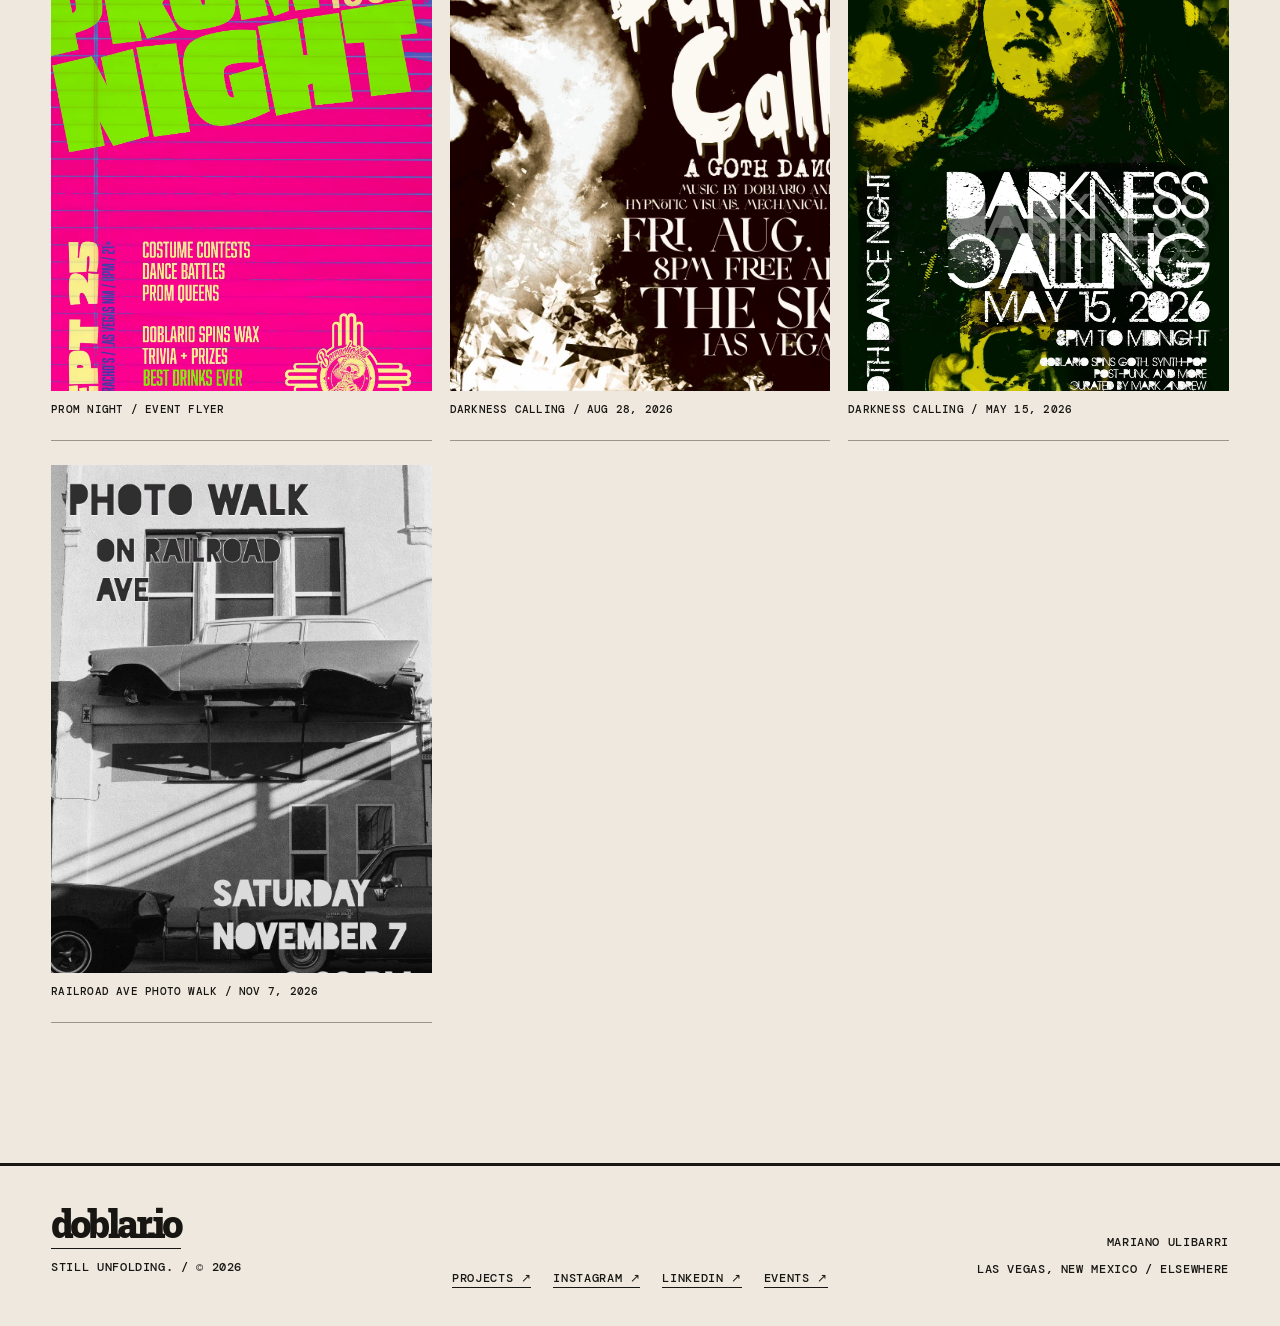
<file: events.html>
<!DOCTYPE html>

<html lang="en"><head><meta charset="utf-8"/><meta content="width=device-width, initial-scale=1" name="viewport"/><meta content="#eee8df" name="theme-color"/><meta content="Upcoming events, listening parties, DJ nights, and photo walks from doblar.io in Las Vegas, New Mexico." name="description"/><meta content="All Tomorrow’s Parties — doblar.io" property="og:title"/><meta content="website" property="og:type"/><meta content="Upcoming events, listening parties, DJ nights, and photo walks from doblar.io in Las Vegas, New Mexico." property="og:description"/><title>All Tomorrow’s Parties — doblar.io</title><link href="favicon.svg" rel="icon" type="image/svg+xml"/><link href="style.css" rel="stylesheet"/><link href="https://doblar.io/events.html" rel="canonical"/><meta content="https://doblar.io/events.html" property="og:url"/><meta content="doblar.io" property="og:site_name"/><meta content="https://doblar.io/assets/og-events.jpg" property="og:image"/><meta content="1200" property="og:image:width"/><meta content="630" property="og:image:height"/><meta content="All tomorrow’s parties. — doblar.io events and flyers" property="og:image:alt"/><meta content="summary_large_image" name="twitter:card"/><meta content="All Tomorrow’s Parties — doblar.io" name="twitter:title"/><meta content="Upcoming events, listening parties, DJ nights, and photo walks from doblar.io in Las Vegas, New Mexico." name="twitter:description"/><meta content="https://doblar.io/assets/og-events.jpg" name="twitter:image"/><meta content="All tomorrow’s parties. — doblar.io events and flyers" name="twitter:image:alt"/></head><body><div aria-hidden="true" class="paper"></div><header class="header container"><a aria-label="doblar.io home" class="brand" href="index.html">doblar<span class="dot">.</span>io</a><div class="header-right"><nav aria-label="Main" class="topnav"><a href="index.html">Home</a><a href="index.html#work">Work</a><a href="projects.html">Projects</a><a aria-current="page" href="events.html">Events</a><a href="about.html">About</a></nav><a aria-label="Instagram @parachutefactory" class="header-inst" href="https://www.instagram.com/parachutefactory/" rel="noopener noreferrer" target="_blank">↗</a></div></header><main><section class="page-intro container parties-intro">
<span class="micro">DOBLAR.IO / EVENTS</span>
<h1 class="serif">All tomorrow’s<br/><em>parties.</em></h1>
<p>Upcoming events, gatherings, sets, and photo walks. <a href="https://www.instagram.com/parachutefactory/" rel="noopener noreferrer" target="_blank">@parachutefactory ↗</a></p>
</section><section class="event-page container">
<p class="micro small-note" id="events-status">UPCOMING / NOVEMBER—DECEMBER 2026</p>
<div id="upcoming-list"><article class="event-card" data-event-date="2026-11-27">
<img alt="FlashBlack Friday poster featuring a Technics turntable and red slipmat" class="flyer" loading="eager" src="assets/flashblack_02.webp"/>
<div><span class="micro">FRIDAY / NOVEMBER 27 / 2026</span><h2 class="serif">FlashBlack<br/>Friday.</h2>
<p>80s dance night with The Dusty Mic and doblar.io.</p>
<dl class="event-fields"><dt>Date</dt><dd>November 27, 2026 / 8 PM–late</dd><dt>Venue</dt><dd>The Skillet / 623 12th Street / Las Vegas, NM</dd><dt>Music</dt><dd>Synthpop / New Wave / Postpunk / Dance Hits</dd></dl>
<a class="button-link" href="https://www.instagram.com/parachutefactory/" rel="noopener noreferrer" target="_blank">EVENT UPDATES ↗</a></div>
</article><article class="event-card" data-event-date="2026-12-05">
<img alt="Historic El Fidel Hotel photo walk poster, featuring Kodachrome film and vintage interior" class="flyer" loading="lazy" src="assets/photowalk-el-fidel.webp"/>
<div><span class="micro">SATURDAY / DECEMBER 5 / 2026</span><h2 class="serif">El Fidel<br/>Photo Walk.</h2>
<p>Vintage-inspired collaborative photoshoot. Calling photographers and models.</p>
<dl class="event-fields"><dt>Date</dt><dd>December 5, 2026 / 1:30–3:30 PM</dd><dt>Venue</dt><dd>Historic El Fidel Hotel / 500 Douglas Avenue / Las Vegas, NM</dd><dt>Produced by</dt><dd>Jonathan Lujan, Mariano Ulibarri &amp; M. G. Salazar</dd></dl>
<a class="button-link" href="https://www.instagram.com/parachutefactory/" rel="noopener noreferrer" target="_blank">EVENT UPDATES ↗</a></div>
</article><article class="event-card" data-event-date="2026-12-05">
<img alt="Nina Simone listening party poster with a portrait of Nina Simone and teal lettering" class="flyer" loading="lazy" src="assets/nina-simone.webp"/>
<div><span class="micro">SATURDAY / DECEMBER 5 / 2026</span><h2 class="serif">Nina<br/>Simone.</h2>
<p>Listening party featuring <em>Verve Remixed: Nina Simone</em> alongside classic albums from the High Priestess of Soul.</p>
<dl class="event-fields"><dt>Date</dt><dd>December 5, 2026 / Music until 5:30 PM</dd><dt>Venue</dt><dd>Historic El Fidel Hotel / 500 Douglas Avenue / Las Vegas, NM</dd><dt>Also</dt><dd>Drink specials &amp; snacks / Photo walk from 1:30–3:30 PM</dd></dl>
<a class="button-link" href="https://www.instagram.com/parachutefactory/" rel="noopener noreferrer" target="_blank">EVENT UPDATES ↗</a></div>
</article></div>
<div class="events-archive" id="events-archive"><div class="section-head"><div><span class="micro">PAST EVENTS / ARCHIVE</span><h2 class="serif">Past events.</h2></div><p class="right micro">FLYERS / DOCUMENTATION</p></div><p class="micro flyer-note">Flyers document events; artwork and design credits vary.</p>
<div class="archive-grid" id="archive-grid">
<figure><img alt="Masque of the Red Death event poster" loading="lazy" src="assets/red-death.webp"/><figcaption>SCARY STORY NIGHT / OCT 28, 2026</figcaption></figure>
<figure><img alt="Witch-House Halloween event poster" loading="lazy" src="assets/witch-house.webp"/><figcaption>DARKNESS CALLING / OCT 31, 2026</figcaption></figure>
<figure><img alt="Prom Night 1995 theme event poster" loading="lazy" src="assets/prom-night.webp"/><figcaption>PROM NIGHT / EVENT FLYER</figcaption></figure>
<figure><img alt="Darkness Calling poster with a black and white eye" loading="lazy" src="assets/darkness-aug.webp"/><figcaption>DARKNESS CALLING / AUG 28, 2026</figcaption></figure>
<figure><img alt="Green and yellow Darkness Calling poster" loading="lazy" src="assets/darkness-may.webp"/><figcaption>DARKNESS CALLING / MAY 15, 2026</figcaption></figure>
<figure><img alt="Photo walk on Railroad Avenue poster" loading="lazy" src="assets/railroad-photowalk.webp"/><figcaption>RAILROAD AVE PHOTO WALK / NOV 7, 2026</figcaption></figure>
</div></div>
</section></main><footer class="footer container"><div><a class="big serif" href="index.html">doblar.io</a><p class="micro">Still unfolding. / © <span class="year">2026</span></p></div><div class="footer-nav micro"><a href="projects.html">Projects ↗</a><a href="https://www.instagram.com/parachutefactory/" rel="noopener noreferrer" target="_blank">Instagram ↗</a><a href="https://www.linkedin.com/in/mariano-ulibarri/" rel="noopener noreferrer" target="_blank">LinkedIn ↗</a><a href="events.html">Events ↗</a></div><div class="right micro"><p>Mariano Ulibarri</p><p>Las Vegas, New Mexico / Elsewhere</p></div></footer><script defer="" src="site.js"></script></body></html>
</file>
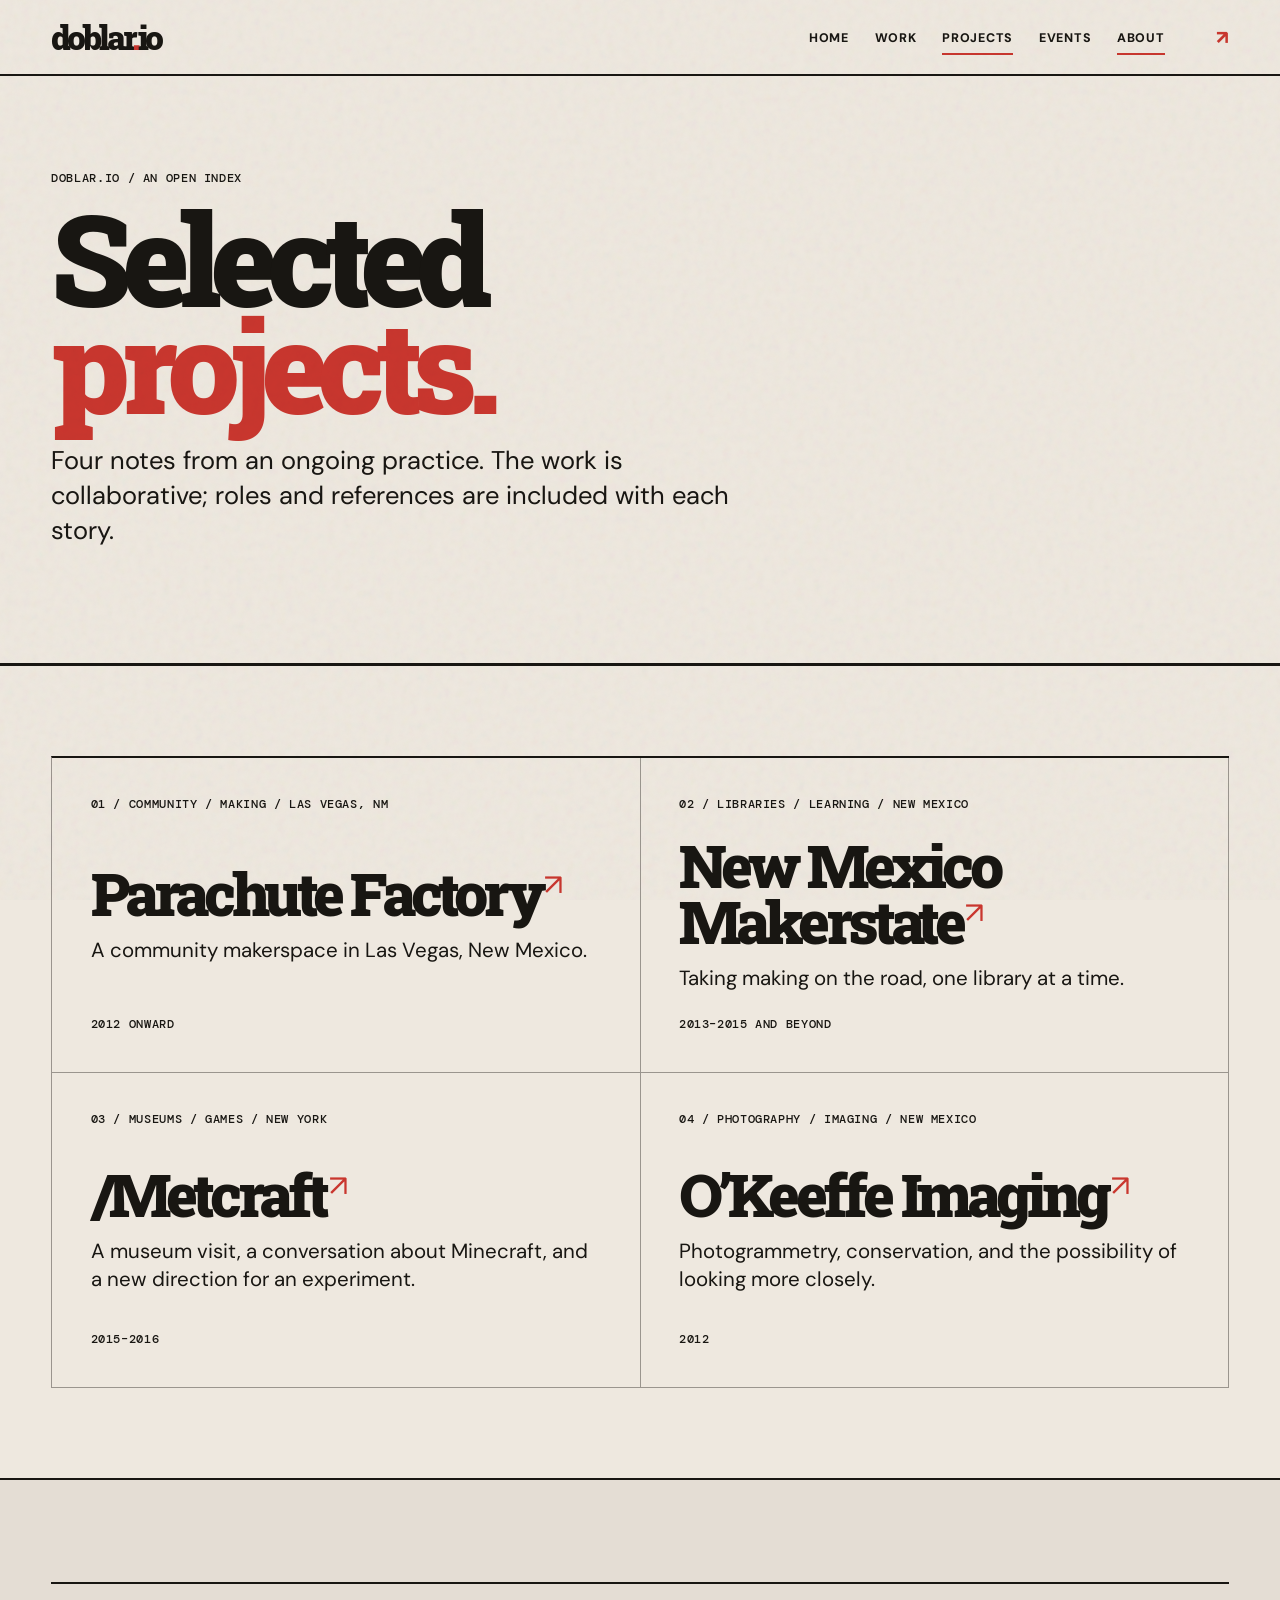
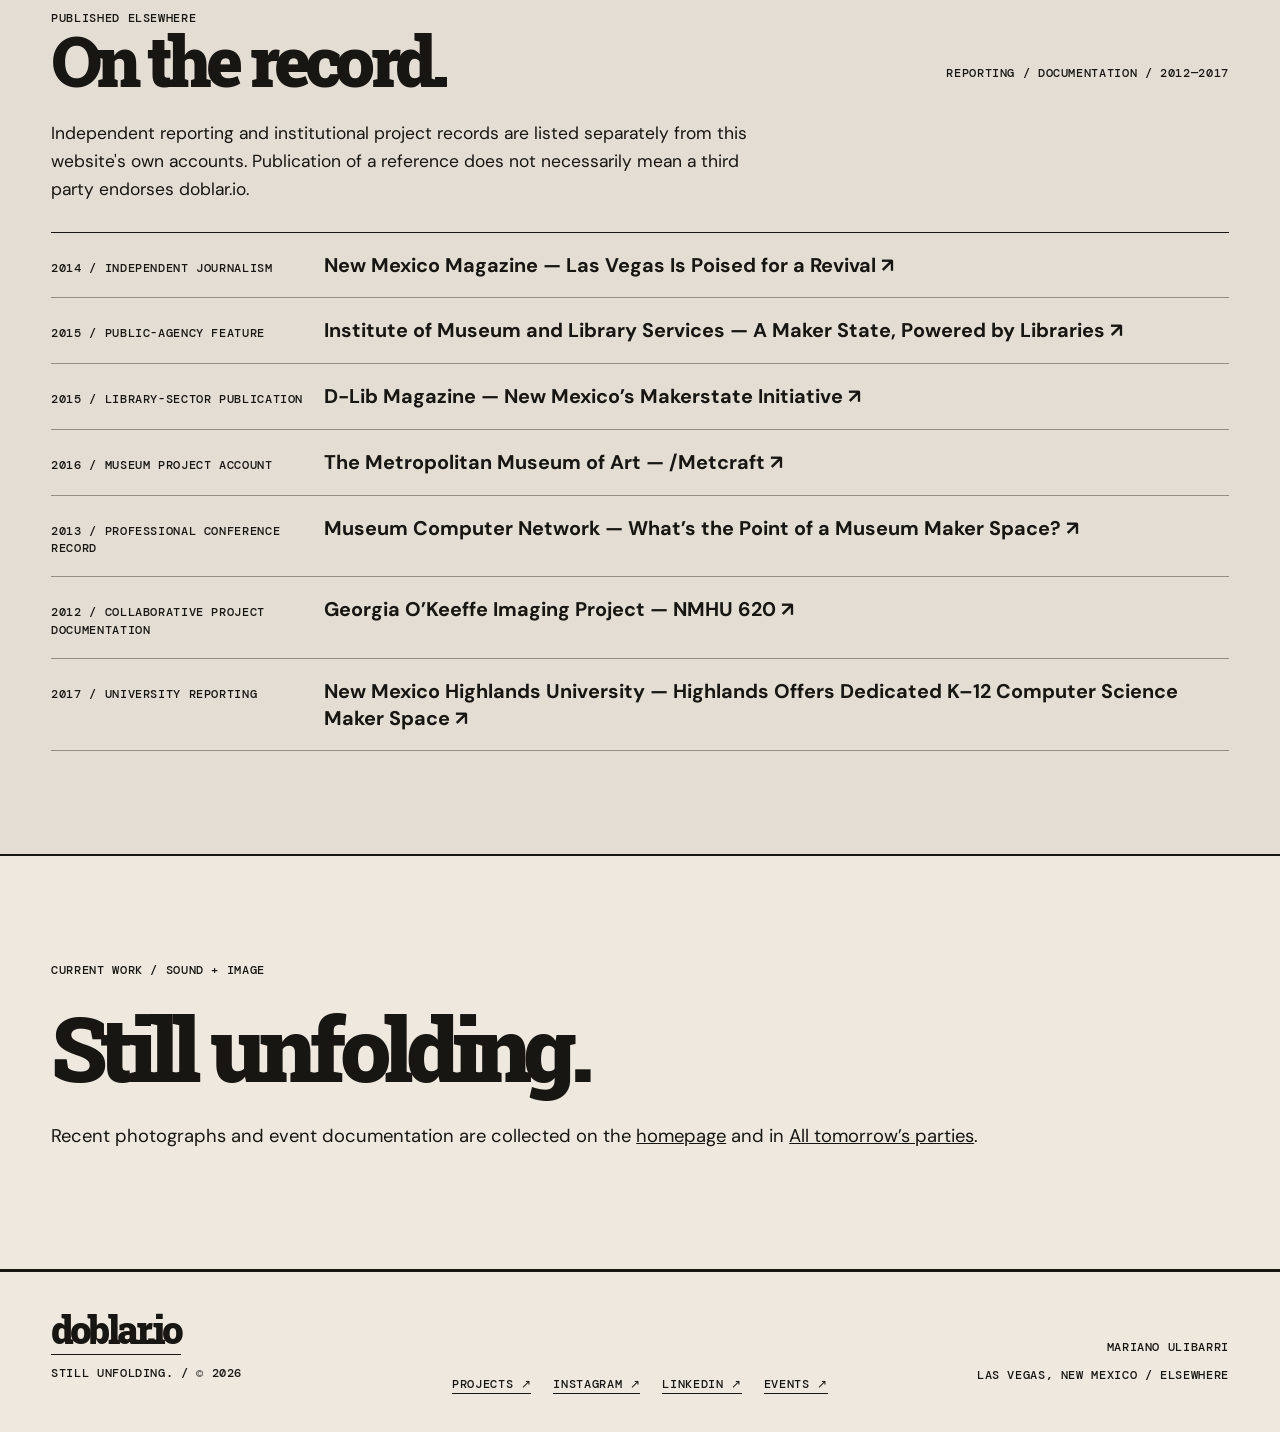
<file: projects.html>
<!doctype html><html lang="en"><head><meta charset="utf-8"><meta name="viewport" content="width=device-width,initial-scale=1"><meta name="theme-color" content="#eee8df"><title>Selected projects — Mariano Ulibarri — doblar.io</title><meta name="description" content="Selected projects by and with Mariano Ulibarri, with independent reporting and institutional documentation."><link rel="canonical" href="https://doblar.io/projects.html"><link rel="icon" href="favicon.svg" type="image/svg+xml"><link rel="stylesheet" href="style.css"><meta property="og:type" content="article"><meta property="og:title" content="Selected projects — Mariano Ulibarri — doblar.io"><meta property="og:description" content="Selected projects by and with Mariano Ulibarri, with independent reporting and institutional documentation."><meta property="og:url" content="https://doblar.io/projects.html"><meta property="og:site_name" content="doblar.io"><meta property="og:image" content="https://doblar.io/assets/og-home.jpg"><meta name="twitter:card" content="summary_large_image"><script type="application/ld+json">{"@context": "https://schema.org", "@type": "WebPage", "@id": "https://doblar.io/projects.html#webpage", "url": "https://doblar.io/projects.html", "name": "Selected projects — Mariano Ulibarri", "isPartOf": {"@id": "https://doblar.io/#website"}, "about": {"@id": "https://doblar.io/about.html#mariano-ulibarri"}}</script></head><body><div class="paper" aria-hidden="true"></div><header class="header container"><a aria-label="doblar.io home" class="brand" href="index.html">doblar<span class="dot">.</span>io</a><div class="header-right"><nav aria-label="Main" class="topnav"><a href="index.html">Home</a><a href="index.html#work">Work</a><a aria-current="page" href="projects.html">Projects</a><a href="events.html">Events</a><a aria-current="page" href="about.html">About</a></nav><a aria-label="Instagram @parachutefactory" class="header-inst" href="https://www.instagram.com/parachutefactory/" rel="noopener noreferrer" target="_blank">↗</a></div></header><main><section class="page-intro container project-intro"><span class="micro">DOBLAR.IO / AN OPEN INDEX</span><h1 class="serif">Selected<br/><span class="red">projects.</span></h1><p>Four notes from an ongoing practice. The work is collaborative; roles and references are included with each story.</p></section><section class="project-index container"><div class="story-card-grid"><a class="story-card" href="projects/parachute-factory.html"><span class="micro">01 / COMMUNITY / MAKING / LAS VEGAS, NM</span><strong class="serif">Parachute Factory<span class="story-card-arrow">↗</span></strong><span class="story-deck">A community makerspace in Las Vegas, New Mexico.</span><span class="micro story-time">2012 onward</span></a>
<a class="story-card" href="projects/makerstate.html"><span class="micro">02 / LIBRARIES / LEARNING / NEW MEXICO</span><strong class="serif">New Mexico Makerstate<span class="story-card-arrow">↗</span></strong><span class="story-deck">Taking making on the road, one library at a time.</span><span class="micro story-time">2013–2015 and beyond</span></a>
<a class="story-card" href="projects/metcraft.html"><span class="micro">03 / MUSEUMS / GAMES / NEW YORK</span><strong class="serif">/Metcraft<span class="story-card-arrow">↗</span></strong><span class="story-deck">A museum visit, a conversation about Minecraft, and a new direction for an experiment.</span><span class="micro story-time">2015–2016</span></a>
<a class="story-card" href="projects/okeeffe-imaging.html"><span class="micro">04 / PHOTOGRAPHY / IMAGING / NEW MEXICO</span><strong class="serif">O’Keeffe Imaging<span class="story-card-arrow">↗</span></strong><span class="story-deck">Photogrammetry, conservation, and the possibility of looking more closely.</span><span class="micro story-time">2012</span></a></div></section><section class="evidence-section container"><div class="section-head"><div><span class="micro">PUBLISHED ELSEWHERE</span><h2 class="serif">On the record.</h2></div><p class="right micro">REPORTING / DOCUMENTATION / 2012—2017</p></div><p>Independent reporting and institutional project records are listed separately from this website's own accounts. Publication of a reference does not necessarily mean a third party endorses doblar.io.</p><ul class="reference-list"><li><span class="micro">2014 / Independent journalism</span><a href="https://www.newmexicomagazine.org/blog/post/vegas-revival-86022/" rel="noopener noreferrer" target="_blank">New Mexico Magazine — Las Vegas Is Poised for a Revival ↗</a></li>
<li><span class="micro">2015 / Public-agency feature</span><a href="https://www.imls.gov/grant-spotlights/maker-state-powered-libraries" rel="noopener noreferrer" target="_blank">Institute of Museum and Library Services — A Maker State, Powered by Libraries ↗</a></li>
<li><span class="micro">2015 / Library-sector publication</span><a href="https://www.dlib.org/dlib/september15/09inbrief.html" rel="noopener noreferrer" target="_blank">D-Lib Magazine — New Mexico’s Makerstate Initiative ↗</a></li>
<li><span class="micro">2016 / Museum project account</span><a href="https://www.metmuseum.org/es/perspectives/metcraft" rel="noopener noreferrer" target="_blank">The Metropolitan Museum of Art — /Metcraft ↗</a></li>
<li><span class="micro">2013 / Professional conference record</span><a href="https://mcn.edu/resources/whats-the-point-of-a-museum-maker-space/" rel="noopener noreferrer" target="_blank">Museum Computer Network — What’s the Point of a Museum Maker Space? ↗</a></li>
<li><span class="micro">2012 / Collaborative project documentation</span><a href="https://okeeffeimagingproject.wordpress.com/nmhu/" rel="noopener noreferrer" target="_blank">Georgia O’Keeffe Imaging Project — NMHU 620 ↗</a></li>
<li><span class="micro">2017 / University reporting</span><a href="https://www.nmhu.edu/highlands-offers-dedicated-k-12-computer-science-maker-space-state/" rel="noopener noreferrer" target="_blank">New Mexico Highlands University — Highlands Offers Dedicated K–12 Computer Science Maker Space ↗</a></li></ul></section><section class="project-outro container"><span class="micro">CURRENT WORK / SOUND + IMAGE</span><h2 class="serif">Still unfolding.</h2><p>Recent photographs and event documentation are collected on the <a href="index.html#work">homepage</a> and in <a href="events.html">All tomorrow’s parties</a>.</p></section></main><footer class="footer container"><div><a class="big serif" href="index.html">doblar.io</a><p class="micro">Still unfolding. / © <span class="year">2026</span></p></div><div class="footer-nav micro"><a href="projects.html">Projects ↗</a><a href="https://www.instagram.com/parachutefactory/" rel="noopener noreferrer" target="_blank">Instagram ↗</a><a href="https://www.linkedin.com/in/mariano-ulibarri/" rel="noopener noreferrer" target="_blank">LinkedIn ↗</a><a href="events.html">Events ↗</a></div><div class="right micro"><p>Mariano Ulibarri</p><p>Las Vegas, New Mexico / Elsewhere</p></div></footer><script src="site.js" defer></script></body></html>
</file>
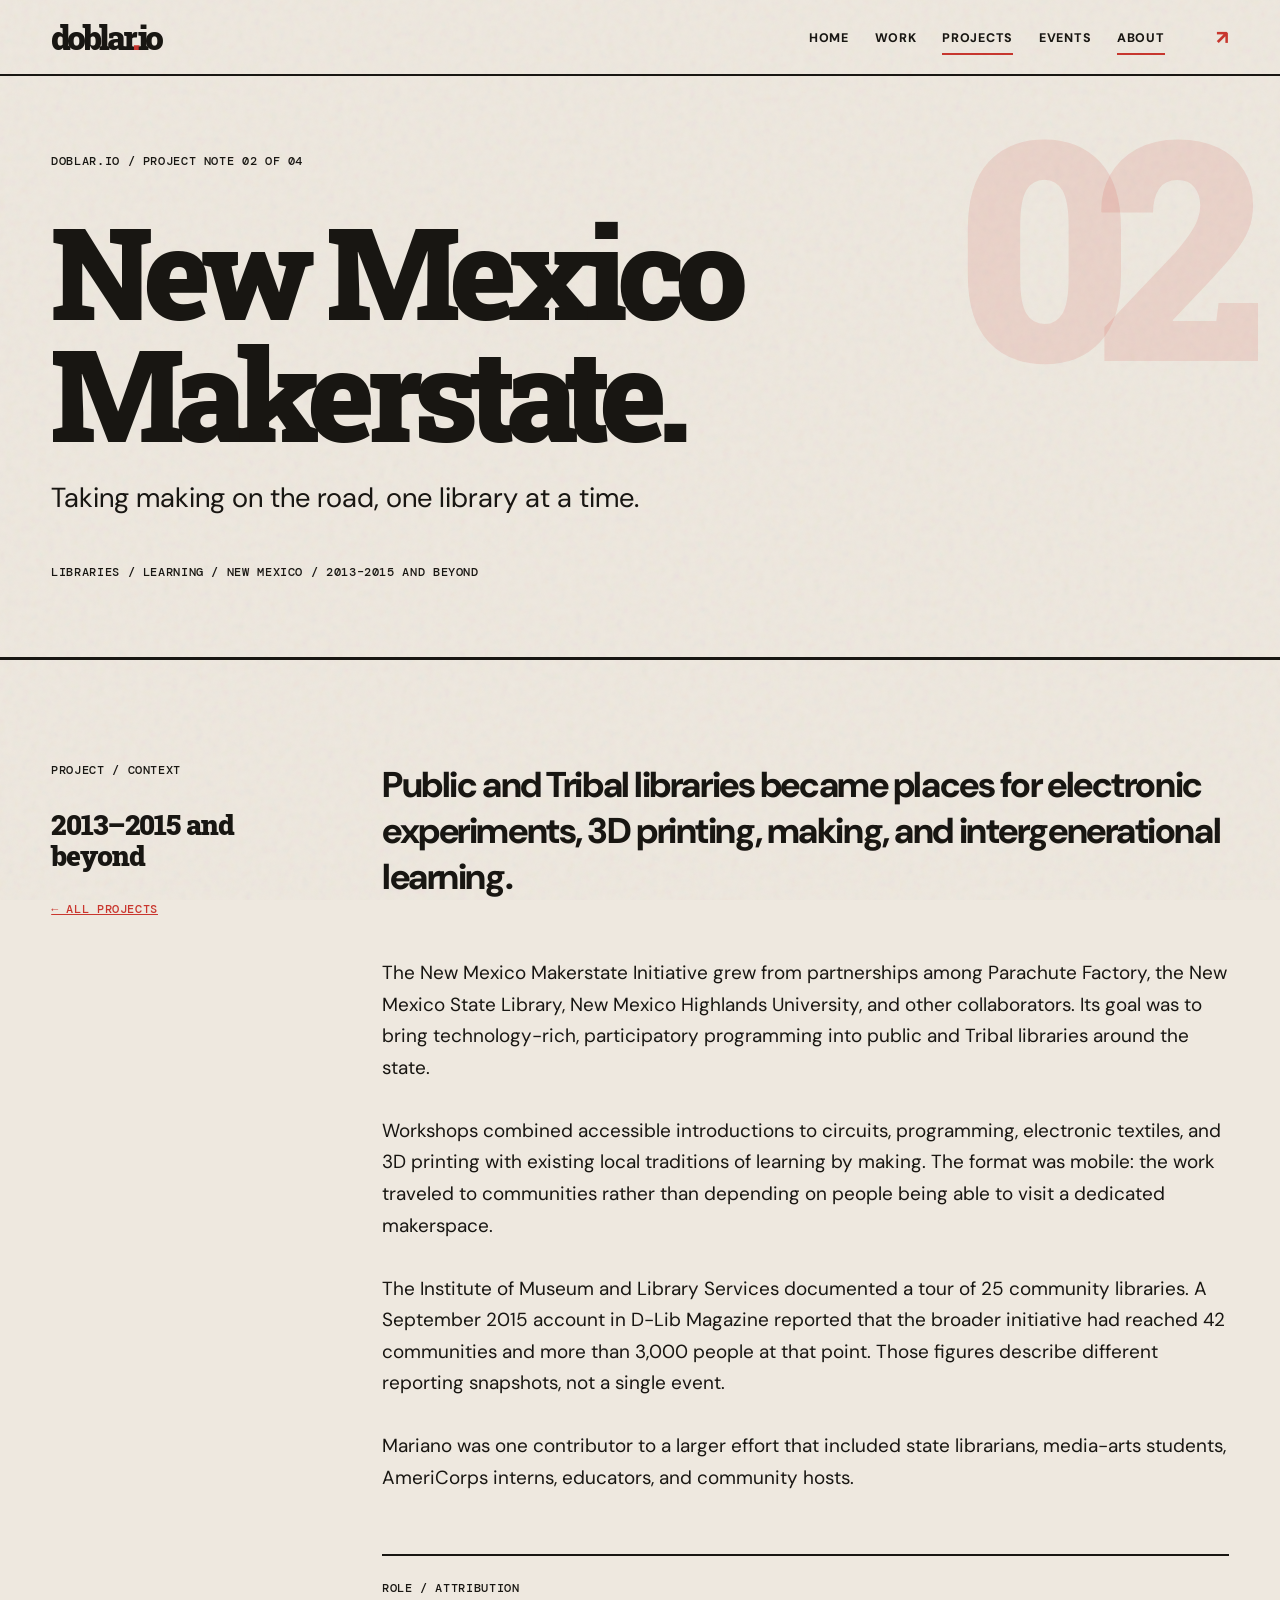
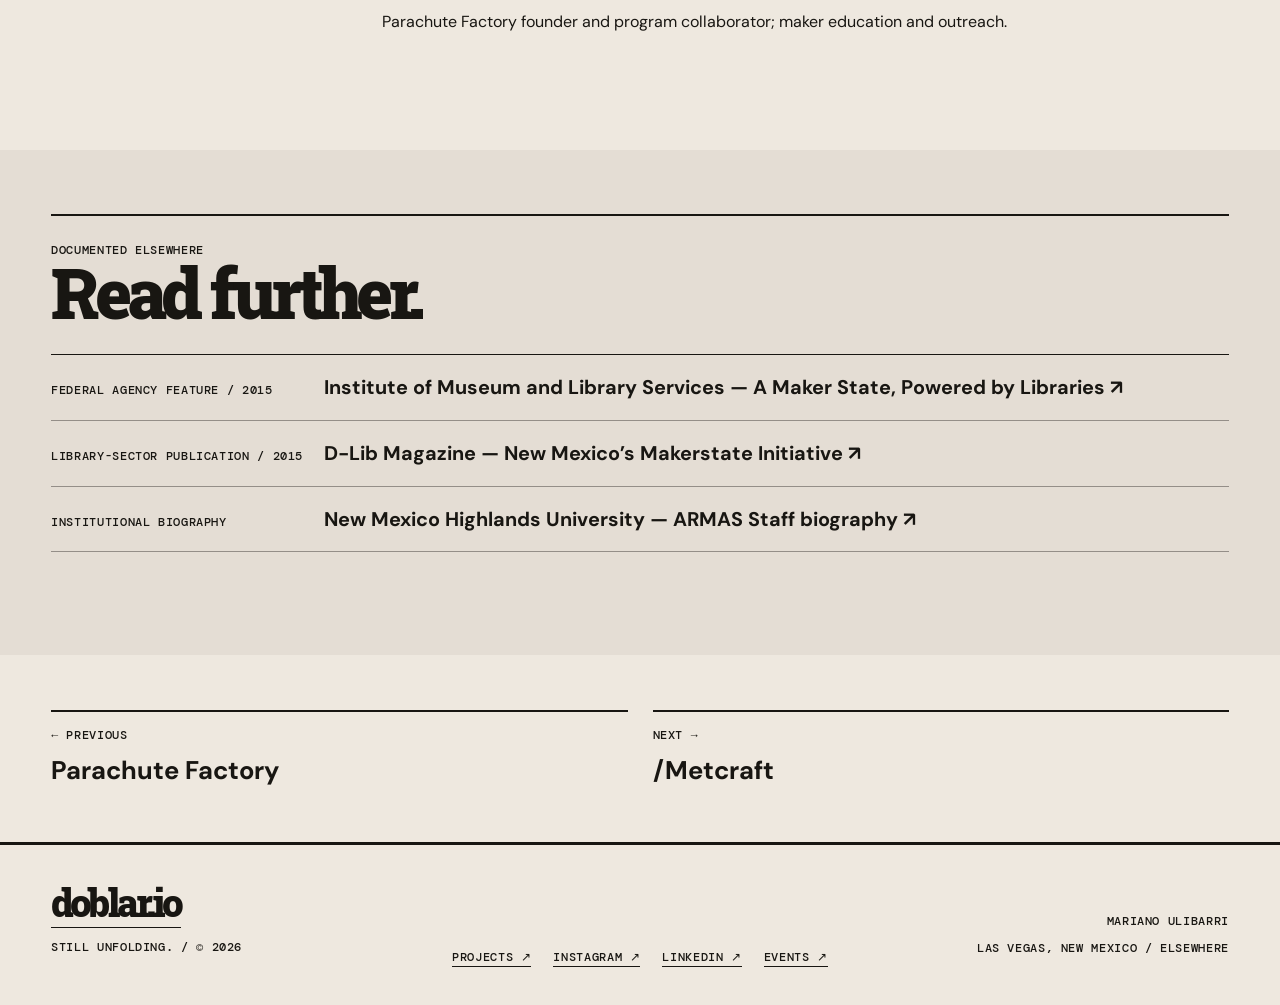
<file: projects/makerstate.html>
<!doctype html><html lang="en"><head><meta charset="utf-8"><meta name="viewport" content="width=device-width,initial-scale=1"><meta name="theme-color" content="#eee8df"><title>New Mexico Makerstate — doblar.io</title><meta name="description" content="Taking making on the road, one library at a time."><link rel="canonical" href="https://doblar.io/projects/makerstate.html"><link rel="icon" href="../favicon.svg" type="image/svg+xml"><link rel="stylesheet" href="../style.css"><meta property="og:type" content="article"><meta property="og:title" content="New Mexico Makerstate — doblar.io"><meta property="og:description" content="Taking making on the road, one library at a time."><meta property="og:url" content="https://doblar.io/projects/makerstate.html"><meta property="og:site_name" content="doblar.io"><meta property="og:image" content="https://doblar.io/assets/og-home.jpg"><meta name="twitter:card" content="summary_large_image"><script type="application/ld+json">{"@context": "https://schema.org", "@type": "WebPage", "@id": "https://doblar.io/projects/makerstate.html#webpage", "url": "https://doblar.io/projects/makerstate.html", "name": "New Mexico Makerstate", "isPartOf": {"@id": "https://doblar.io/#website"}, "about": {"@id": "https://doblar.io/about.html#mariano-ulibarri"}}</script></head><body><div class="paper" aria-hidden="true"></div><header class="header container"><a aria-label="doblar.io home" class="brand" href="../index.html">doblar<span class="dot">.</span>io</a><div class="header-right"><nav aria-label="Main" class="topnav"><a href="../index.html">Home</a><a href="../index.html#work">Work</a><a aria-current="page" href="../projects.html">Projects</a><a href="../events.html">Events</a><a aria-current="page" href="../about.html">About</a></nav><a aria-label="Instagram @parachutefactory" class="header-inst" href="https://www.instagram.com/parachutefactory/" rel="noopener noreferrer" target="_blank">↗</a></div></header><main><section class="story-hero container"><div class="micro">DOBLAR.IO / PROJECT NOTE 02 OF 04</div><div class="story-hero-number" aria-hidden="true">02</div><h1 class="serif">New Mexico Makerstate<span class="red">.</span></h1><p>Taking making on the road, one library at a time.</p><div class="micro story-hero-meta">LIBRARIES / LEARNING / NEW MEXICO <span> / </span> 2013–2015 and beyond</div></section><article class="story-detail container"><div class="story-detail-label"><span class="micro">PROJECT / CONTEXT</span><div class="story-year serif">2013–2015 and beyond</div><a href="../projects.html" class="story-back micro">← ALL PROJECTS</a></div><div class="story-prose"><p class="story-kicker">Public and Tribal libraries became places for electronic experiments, 3D printing, making, and intergenerational learning.</p><p>The New Mexico Makerstate Initiative grew from partnerships among Parachute Factory, the New Mexico State Library, New Mexico Highlands University, and other collaborators. Its goal was to bring technology-rich, participatory programming into public and Tribal libraries around the state.</p><p>Workshops combined accessible introductions to circuits, programming, electronic textiles, and 3D printing with existing local traditions of learning by making. The format was mobile: the work traveled to communities rather than depending on people being able to visit a dedicated makerspace.</p><p>The Institute of Museum and Library Services documented a tour of 25 community libraries. A September 2015 account in D-Lib Magazine reported that the broader initiative had reached 42 communities and more than 3,000 people at that point. Those figures describe different reporting snapshots, not a single event.</p><p>Mariano was one contributor to a larger effort that included state librarians, media-arts students, AmeriCorps interns, educators, and community hosts.</p><div class="story-role"><span class="micro">ROLE / ATTRIBUTION</span><p>Parachute Factory founder and program collaborator; maker education and outreach.</p></div></div></article><section class="story-sources container"><div class="section-head"><div><span class="micro">DOCUMENTED ELSEWHERE</span><h2 class="serif">Read further.</h2></div></div><ul class="reference-list"><li><span class="micro">Federal agency feature / 2015</span><a href="https://www.imls.gov/grant-spotlights/maker-state-powered-libraries" target="_blank" rel="noopener noreferrer">Institute of Museum and Library Services — A Maker State, Powered by Libraries ↗</a></li><li><span class="micro">Library-sector publication / 2015</span><a href="https://www.dlib.org/dlib/september15/09inbrief.html" target="_blank" rel="noopener noreferrer">D-Lib Magazine — New Mexico’s Makerstate Initiative ↗</a></li><li><span class="micro">Institutional biography</span><a href="https://www.nmhu.edu/armas/armas-staff/" target="_blank" rel="noopener noreferrer">New Mexico Highlands University — ARMAS Staff biography ↗</a></li></ul></section><nav class="story-next container" aria-label="Project navigation"><a href="../projects/parachute-factory.html"><span class="micro">← PREVIOUS</span><strong>Parachute Factory</strong></a><a href="../projects/metcraft.html"><span class="micro">NEXT →</span><strong>/Metcraft</strong></a></nav></main><footer class="footer container"><div><a class="big serif" href="../index.html">doblar.io</a><p class="micro">Still unfolding. / © <span class="year">2026</span></p></div><div class="footer-nav micro"><a href="../projects.html">Projects ↗</a><a href="https://www.instagram.com/parachutefactory/" rel="noopener noreferrer" target="_blank">Instagram ↗</a><a href="https://www.linkedin.com/in/mariano-ulibarri/" rel="noopener noreferrer" target="_blank">LinkedIn ↗</a><a href="../events.html">Events ↗</a></div><div class="right micro"><p>Mariano Ulibarri</p><p>Las Vegas, New Mexico / Elsewhere</p></div></footer><script src="../site.js" defer></script></body></html>
</file>
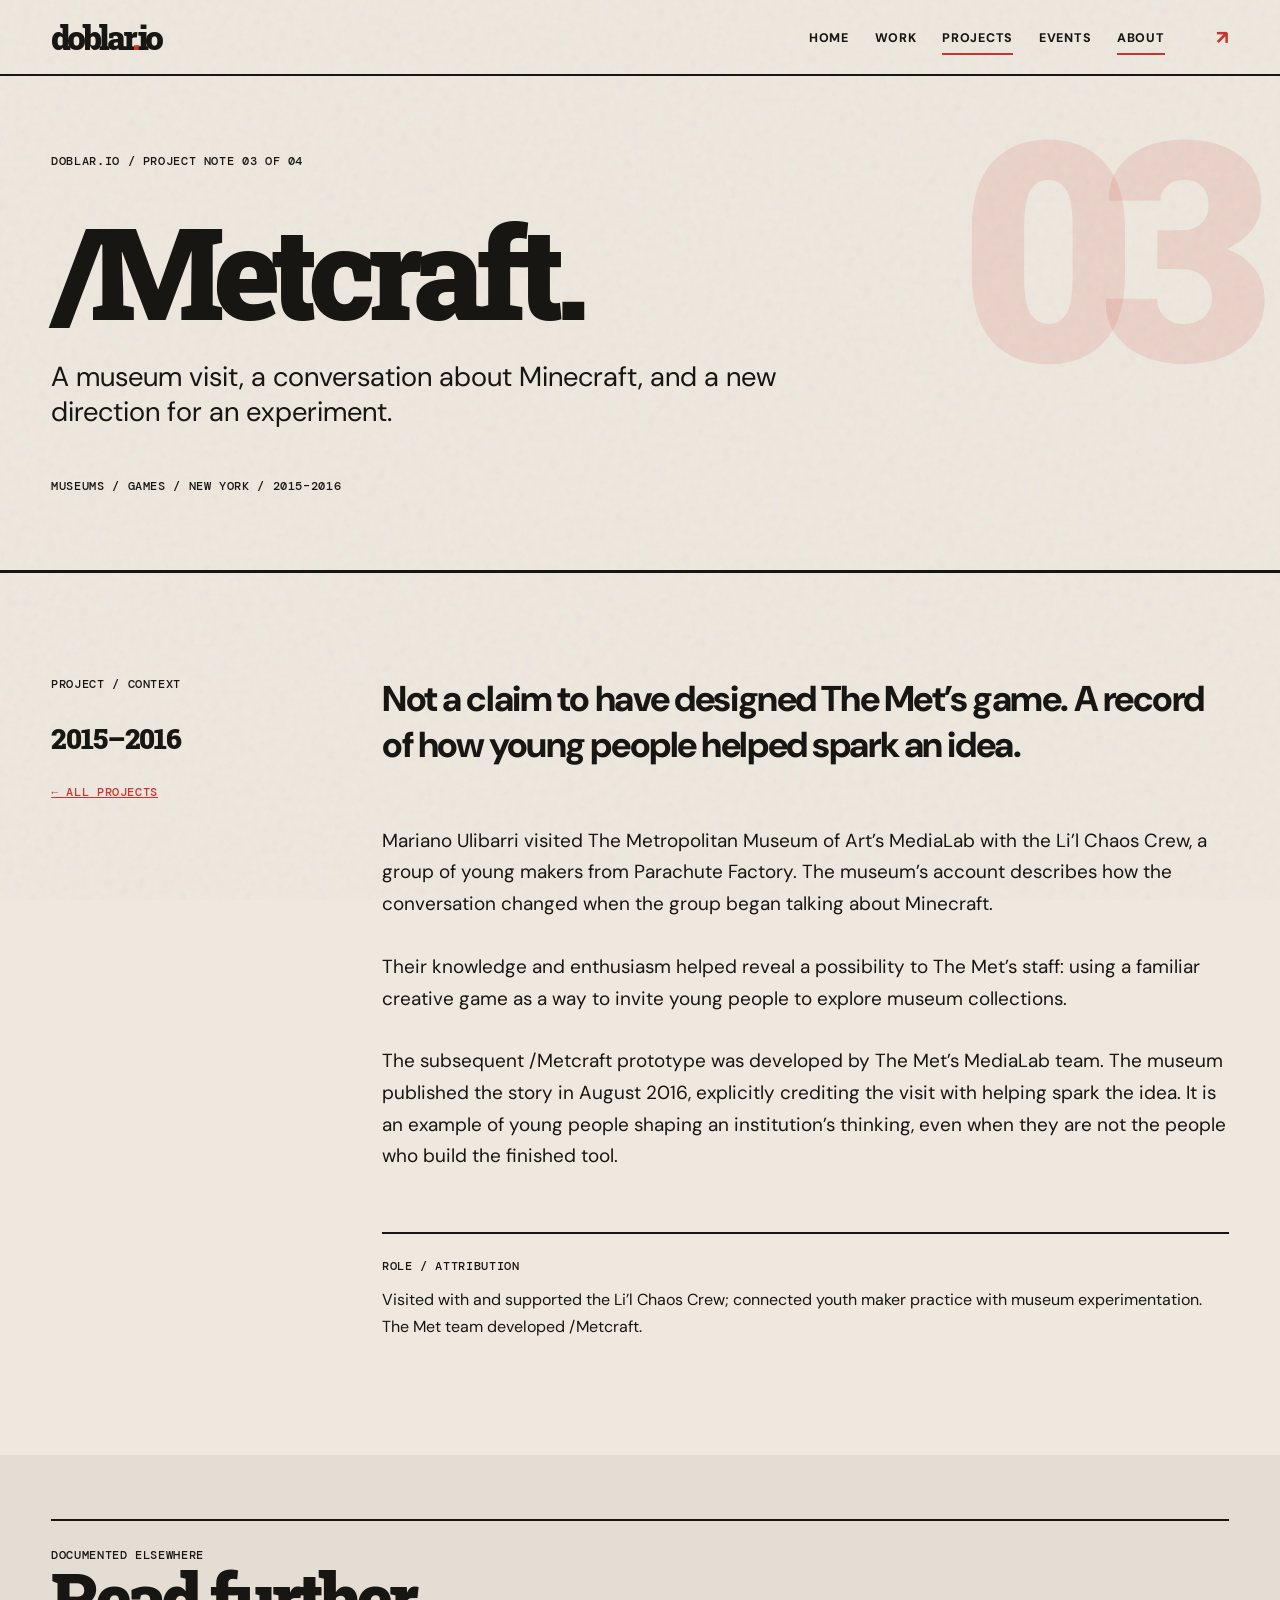
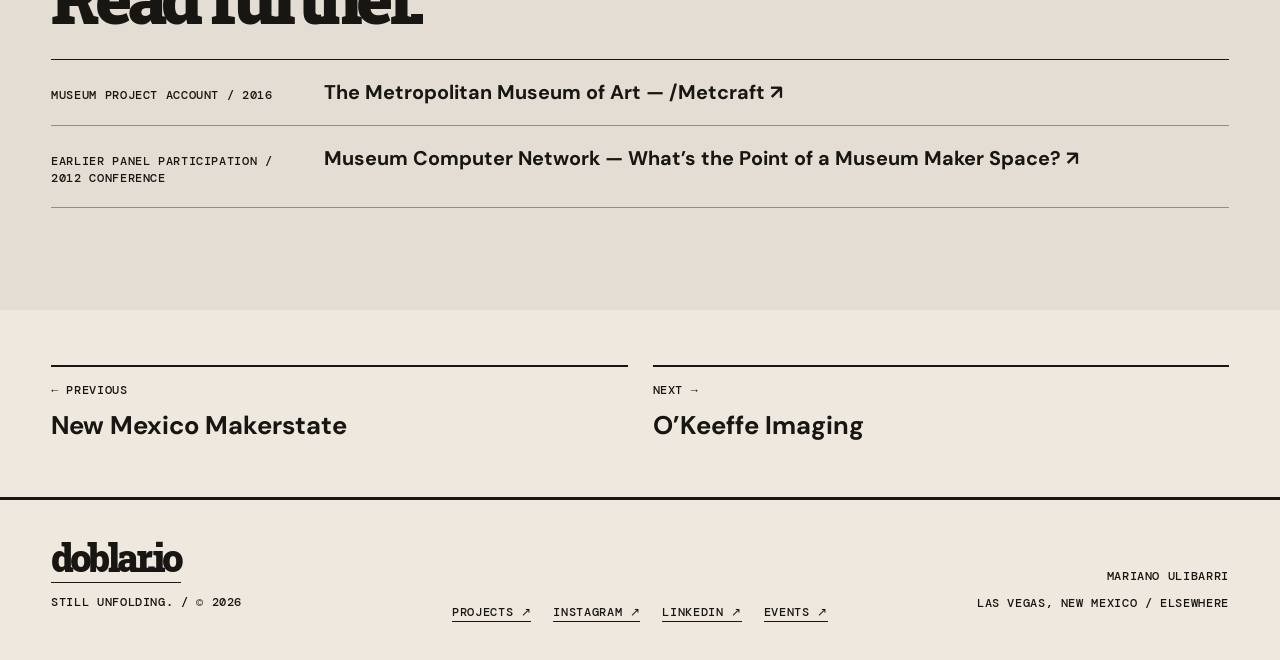
<file: projects/metcraft.html>
<!doctype html><html lang="en"><head><meta charset="utf-8"><meta name="viewport" content="width=device-width,initial-scale=1"><meta name="theme-color" content="#eee8df"><title>/Metcraft — doblar.io</title><meta name="description" content="A museum visit, a conversation about Minecraft, and a new direction for an experiment."><link rel="canonical" href="https://doblar.io/projects/metcraft.html"><link rel="icon" href="../favicon.svg" type="image/svg+xml"><link rel="stylesheet" href="../style.css"><meta property="og:type" content="article"><meta property="og:title" content="/Metcraft — doblar.io"><meta property="og:description" content="A museum visit, a conversation about Minecraft, and a new direction for an experiment."><meta property="og:url" content="https://doblar.io/projects/metcraft.html"><meta property="og:site_name" content="doblar.io"><meta property="og:image" content="https://doblar.io/assets/og-home.jpg"><meta name="twitter:card" content="summary_large_image"><script type="application/ld+json">{"@context": "https://schema.org", "@type": "WebPage", "@id": "https://doblar.io/projects/metcraft.html#webpage", "url": "https://doblar.io/projects/metcraft.html", "name": "/Metcraft", "isPartOf": {"@id": "https://doblar.io/#website"}, "about": {"@id": "https://doblar.io/about.html#mariano-ulibarri"}}</script></head><body><div class="paper" aria-hidden="true"></div><header class="header container"><a aria-label="doblar.io home" class="brand" href="../index.html">doblar<span class="dot">.</span>io</a><div class="header-right"><nav aria-label="Main" class="topnav"><a href="../index.html">Home</a><a href="../index.html#work">Work</a><a aria-current="page" href="../projects.html">Projects</a><a href="../events.html">Events</a><a aria-current="page" href="../about.html">About</a></nav><a aria-label="Instagram @parachutefactory" class="header-inst" href="https://www.instagram.com/parachutefactory/" rel="noopener noreferrer" target="_blank">↗</a></div></header><main><section class="story-hero container"><div class="micro">DOBLAR.IO / PROJECT NOTE 03 OF 04</div><div class="story-hero-number" aria-hidden="true">03</div><h1 class="serif">/Metcraft<span class="red">.</span></h1><p>A museum visit, a conversation about Minecraft, and a new direction for an experiment.</p><div class="micro story-hero-meta">MUSEUMS / GAMES / NEW YORK <span> / </span> 2015–2016</div></section><article class="story-detail container"><div class="story-detail-label"><span class="micro">PROJECT / CONTEXT</span><div class="story-year serif">2015–2016</div><a href="../projects.html" class="story-back micro">← ALL PROJECTS</a></div><div class="story-prose"><p class="story-kicker">Not a claim to have designed The Met’s game. A record of how young people helped spark an idea.</p><p>Mariano Ulibarri visited The Metropolitan Museum of Art’s MediaLab with the Li’l Chaos Crew, a group of young makers from Parachute Factory. The museum’s account describes how the conversation changed when the group began talking about Minecraft.</p><p>Their knowledge and enthusiasm helped reveal a possibility to The Met’s staff: using a familiar creative game as a way to invite young people to explore museum collections.</p><p>The subsequent /Metcraft prototype was developed by The Met’s MediaLab team. The museum published the story in August 2016, explicitly crediting the visit with helping spark the idea. It is an example of young people shaping an institution’s thinking, even when they are not the people who build the finished tool.</p><div class="story-role"><span class="micro">ROLE / ATTRIBUTION</span><p>Visited with and supported the Li’l Chaos Crew; connected youth maker practice with museum experimentation. The Met team developed /Metcraft.</p></div></div></article><section class="story-sources container"><div class="section-head"><div><span class="micro">DOCUMENTED ELSEWHERE</span><h2 class="serif">Read further.</h2></div></div><ul class="reference-list"><li><span class="micro">Museum project account / 2016</span><a href="https://www.metmuseum.org/es/perspectives/metcraft" target="_blank" rel="noopener noreferrer">The Metropolitan Museum of Art — /Metcraft ↗</a></li><li><span class="micro">Earlier panel participation / 2012 conference</span><a href="https://mcn.edu/resources/whats-the-point-of-a-museum-maker-space/" target="_blank" rel="noopener noreferrer">Museum Computer Network — What’s the Point of a Museum Maker Space? ↗</a></li></ul></section><nav class="story-next container" aria-label="Project navigation"><a href="../projects/makerstate.html"><span class="micro">← PREVIOUS</span><strong>New Mexico Makerstate</strong></a><a href="../projects/okeeffe-imaging.html"><span class="micro">NEXT →</span><strong>O’Keeffe Imaging</strong></a></nav></main><footer class="footer container"><div><a class="big serif" href="../index.html">doblar.io</a><p class="micro">Still unfolding. / © <span class="year">2026</span></p></div><div class="footer-nav micro"><a href="../projects.html">Projects ↗</a><a href="https://www.instagram.com/parachutefactory/" rel="noopener noreferrer" target="_blank">Instagram ↗</a><a href="https://www.linkedin.com/in/mariano-ulibarri/" rel="noopener noreferrer" target="_blank">LinkedIn ↗</a><a href="../events.html">Events ↗</a></div><div class="right micro"><p>Mariano Ulibarri</p><p>Las Vegas, New Mexico / Elsewhere</p></div></footer><script src="../site.js" defer></script></body></html>
</file>
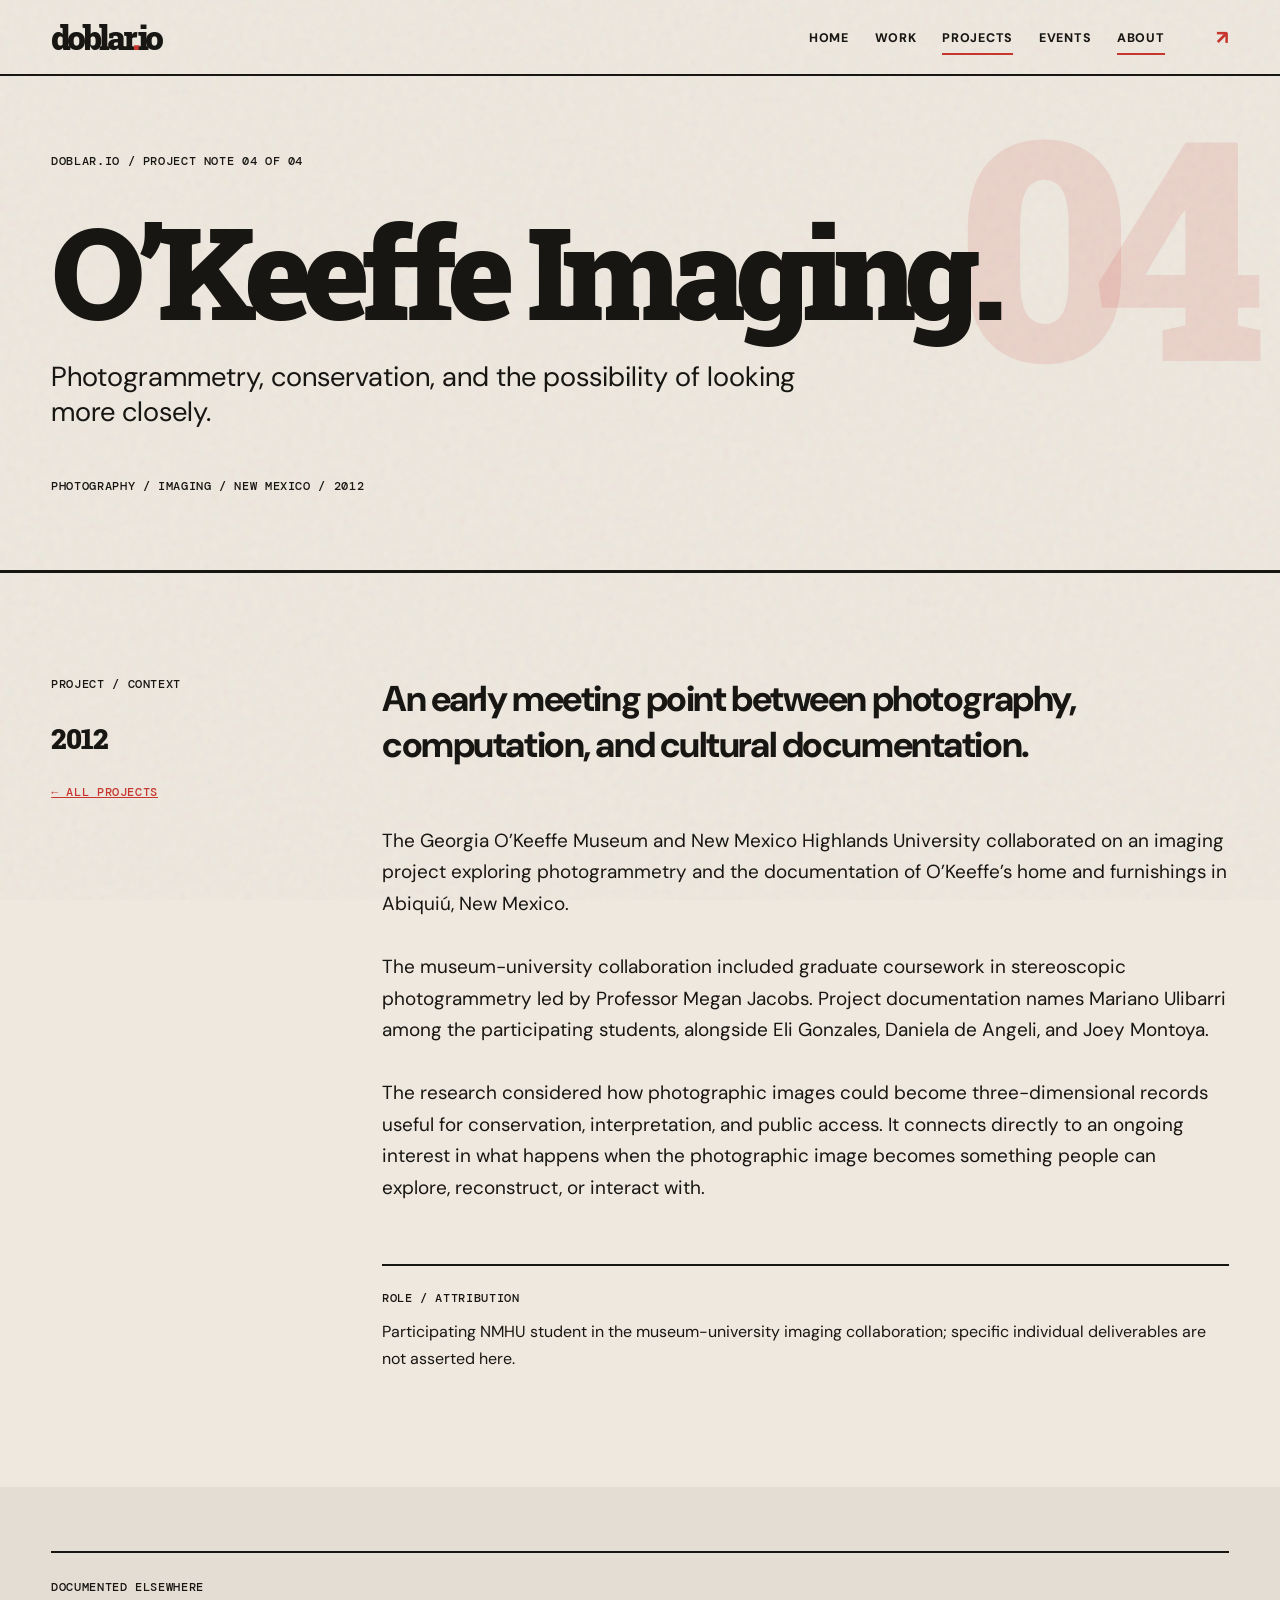
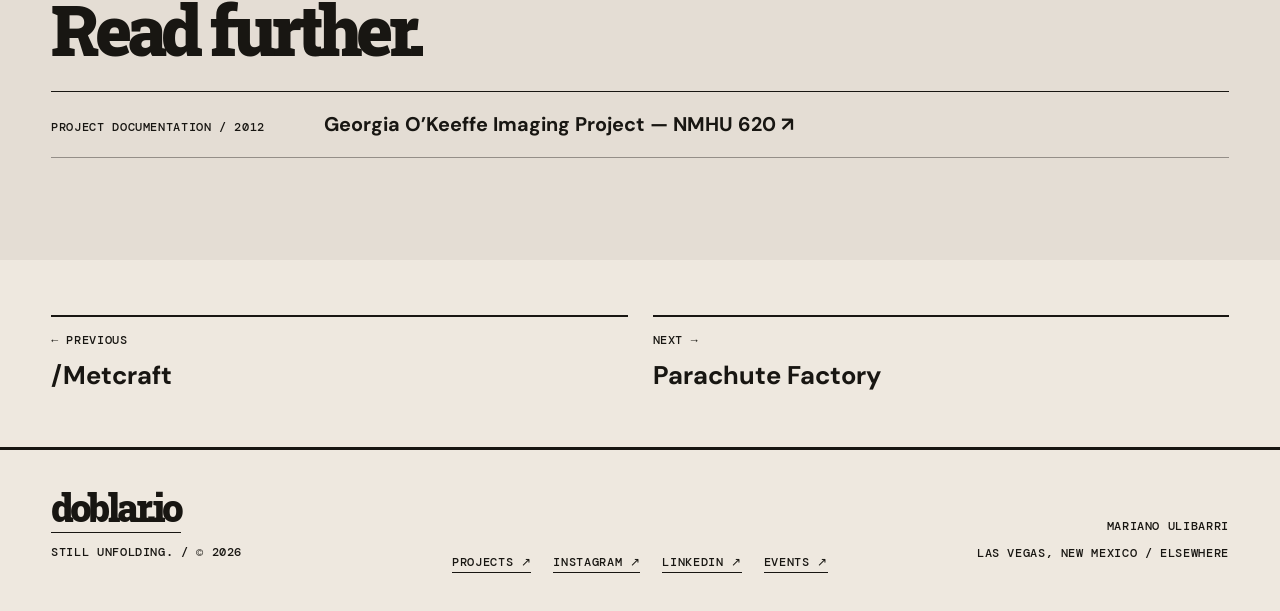
<file: projects/okeeffe-imaging.html>
<!doctype html><html lang="en"><head><meta charset="utf-8"><meta name="viewport" content="width=device-width,initial-scale=1"><meta name="theme-color" content="#eee8df"><title>O’Keeffe Imaging — doblar.io</title><meta name="description" content="Photogrammetry, conservation, and the possibility of looking more closely."><link rel="canonical" href="https://doblar.io/projects/okeeffe-imaging.html"><link rel="icon" href="../favicon.svg" type="image/svg+xml"><link rel="stylesheet" href="../style.css"><meta property="og:type" content="article"><meta property="og:title" content="O’Keeffe Imaging — doblar.io"><meta property="og:description" content="Photogrammetry, conservation, and the possibility of looking more closely."><meta property="og:url" content="https://doblar.io/projects/okeeffe-imaging.html"><meta property="og:site_name" content="doblar.io"><meta property="og:image" content="https://doblar.io/assets/og-home.jpg"><meta name="twitter:card" content="summary_large_image"><script type="application/ld+json">{"@context": "https://schema.org", "@type": "WebPage", "@id": "https://doblar.io/projects/okeeffe-imaging.html#webpage", "url": "https://doblar.io/projects/okeeffe-imaging.html", "name": "O’Keeffe Imaging", "isPartOf": {"@id": "https://doblar.io/#website"}, "about": {"@id": "https://doblar.io/about.html#mariano-ulibarri"}}</script></head><body><div class="paper" aria-hidden="true"></div><header class="header container"><a aria-label="doblar.io home" class="brand" href="../index.html">doblar<span class="dot">.</span>io</a><div class="header-right"><nav aria-label="Main" class="topnav"><a href="../index.html">Home</a><a href="../index.html#work">Work</a><a aria-current="page" href="../projects.html">Projects</a><a href="../events.html">Events</a><a aria-current="page" href="../about.html">About</a></nav><a aria-label="Instagram @parachutefactory" class="header-inst" href="https://www.instagram.com/parachutefactory/" rel="noopener noreferrer" target="_blank">↗</a></div></header><main><section class="story-hero container"><div class="micro">DOBLAR.IO / PROJECT NOTE 04 OF 04</div><div class="story-hero-number" aria-hidden="true">04</div><h1 class="serif">O’Keeffe Imaging<span class="red">.</span></h1><p>Photogrammetry, conservation, and the possibility of looking more closely.</p><div class="micro story-hero-meta">PHOTOGRAPHY / IMAGING / NEW MEXICO <span> / </span> 2012</div></section><article class="story-detail container"><div class="story-detail-label"><span class="micro">PROJECT / CONTEXT</span><div class="story-year serif">2012</div><a href="../projects.html" class="story-back micro">← ALL PROJECTS</a></div><div class="story-prose"><p class="story-kicker">An early meeting point between photography, computation, and cultural documentation.</p><p>The Georgia O’Keeffe Museum and New Mexico Highlands University collaborated on an imaging project exploring photogrammetry and the documentation of O’Keeffe’s home and furnishings in Abiquiú, New Mexico.</p><p>The museum-university collaboration included graduate coursework in stereoscopic photogrammetry led by Professor Megan Jacobs. Project documentation names Mariano Ulibarri among the participating students, alongside Eli Gonzales, Daniela de Angeli, and Joey Montoya.</p><p>The research considered how photographic images could become three-dimensional records useful for conservation, interpretation, and public access. It connects directly to an ongoing interest in what happens when the photographic image becomes something people can explore, reconstruct, or interact with.</p><div class="story-role"><span class="micro">ROLE / ATTRIBUTION</span><p>Participating NMHU student in the museum-university imaging collaboration; specific individual deliverables are not asserted here.</p></div></div></article><section class="story-sources container"><div class="section-head"><div><span class="micro">DOCUMENTED ELSEWHERE</span><h2 class="serif">Read further.</h2></div></div><ul class="reference-list"><li><span class="micro">Project documentation / 2012</span><a href="https://okeeffeimagingproject.wordpress.com/nmhu/" target="_blank" rel="noopener noreferrer">Georgia O’Keeffe Imaging Project — NMHU 620 ↗</a></li></ul></section><nav class="story-next container" aria-label="Project navigation"><a href="../projects/metcraft.html"><span class="micro">← PREVIOUS</span><strong>/Metcraft</strong></a><a href="../projects/parachute-factory.html"><span class="micro">NEXT →</span><strong>Parachute Factory</strong></a></nav></main><footer class="footer container"><div><a class="big serif" href="../index.html">doblar.io</a><p class="micro">Still unfolding. / © <span class="year">2026</span></p></div><div class="footer-nav micro"><a href="../projects.html">Projects ↗</a><a href="https://www.instagram.com/parachutefactory/" rel="noopener noreferrer" target="_blank">Instagram ↗</a><a href="https://www.linkedin.com/in/mariano-ulibarri/" rel="noopener noreferrer" target="_blank">LinkedIn ↗</a><a href="../events.html">Events ↗</a></div><div class="right micro"><p>Mariano Ulibarri</p><p>Las Vegas, New Mexico / Elsewhere</p></div></footer><script src="../site.js" defer></script></body></html>
</file>
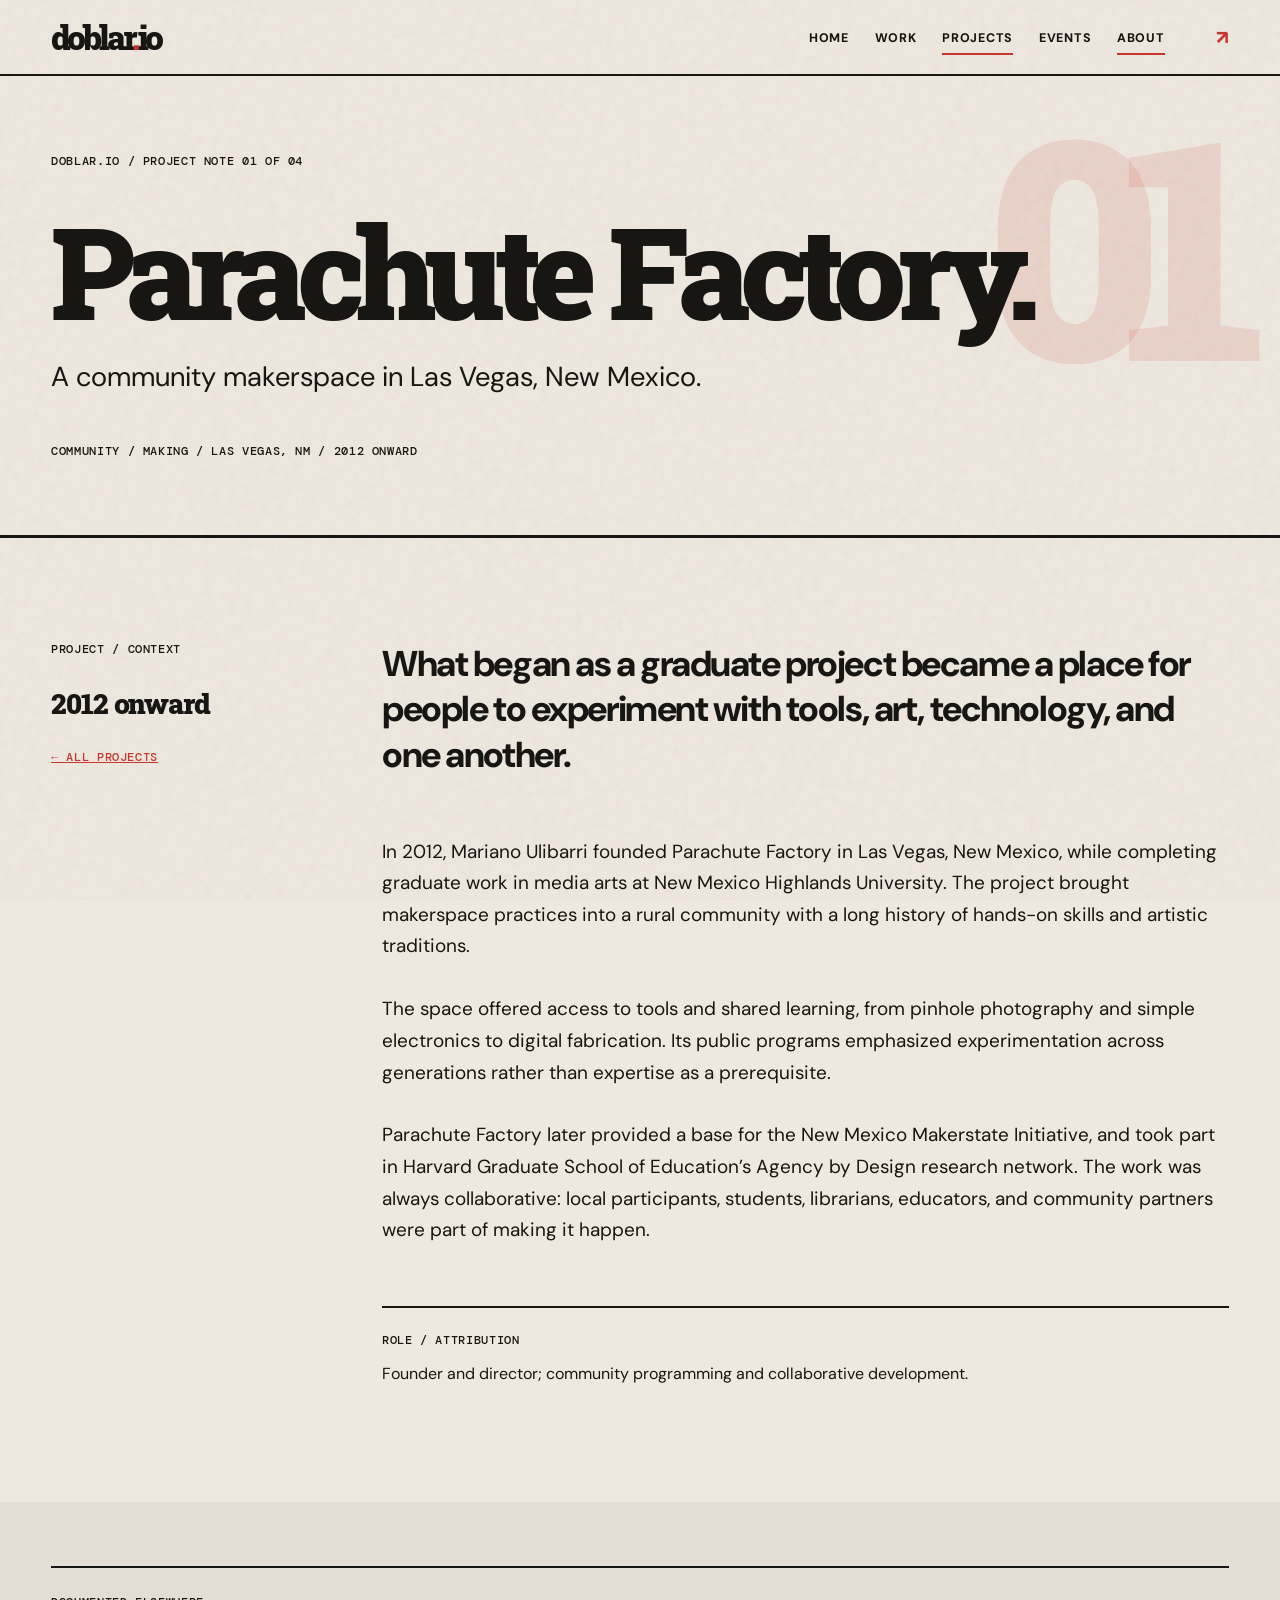
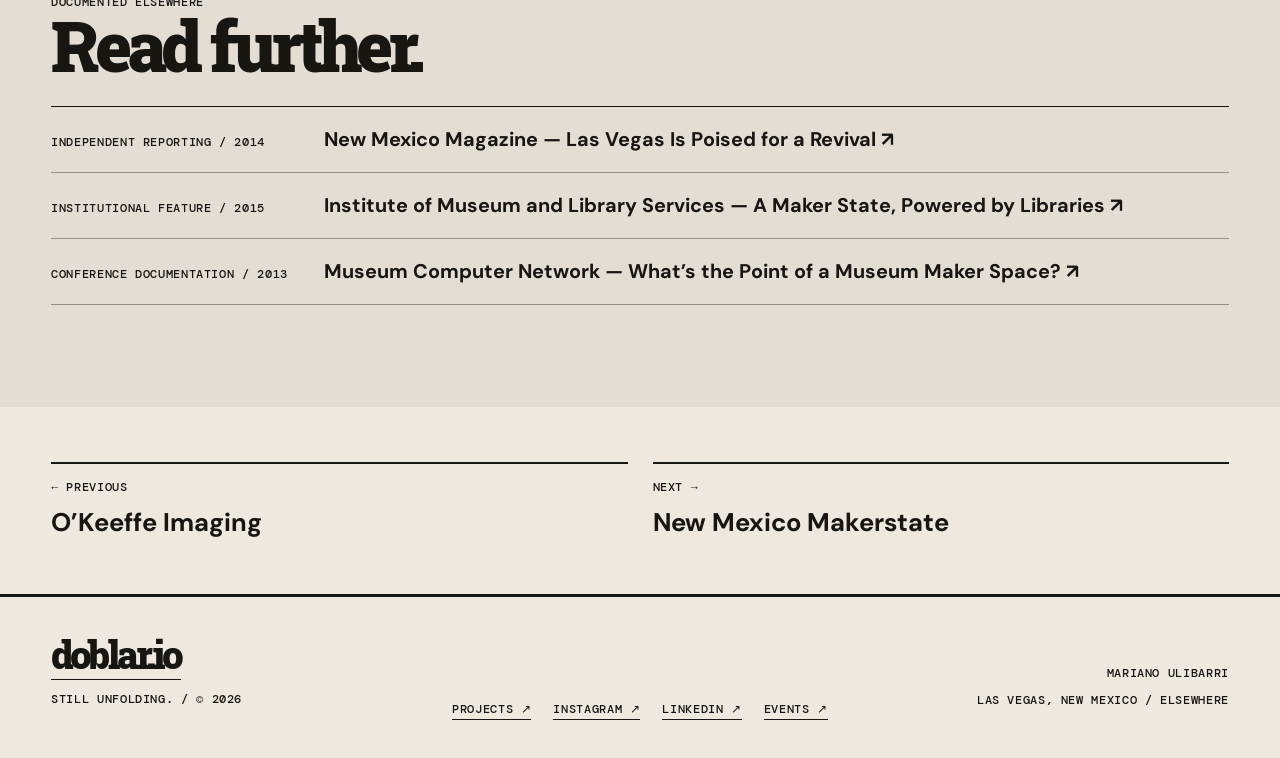
<file: projects/parachute-factory.html>
<!doctype html><html lang="en"><head><meta charset="utf-8"><meta name="viewport" content="width=device-width,initial-scale=1"><meta name="theme-color" content="#eee8df"><title>Parachute Factory — doblar.io</title><meta name="description" content="A community makerspace in Las Vegas, New Mexico."><link rel="canonical" href="https://doblar.io/projects/parachute-factory.html"><link rel="icon" href="../favicon.svg" type="image/svg+xml"><link rel="stylesheet" href="../style.css"><meta property="og:type" content="article"><meta property="og:title" content="Parachute Factory — doblar.io"><meta property="og:description" content="A community makerspace in Las Vegas, New Mexico."><meta property="og:url" content="https://doblar.io/projects/parachute-factory.html"><meta property="og:site_name" content="doblar.io"><meta property="og:image" content="https://doblar.io/assets/og-home.jpg"><meta name="twitter:card" content="summary_large_image"><script type="application/ld+json">{"@context": "https://schema.org", "@type": "WebPage", "@id": "https://doblar.io/projects/parachute-factory.html#webpage", "url": "https://doblar.io/projects/parachute-factory.html", "name": "Parachute Factory", "isPartOf": {"@id": "https://doblar.io/#website"}, "about": {"@id": "https://doblar.io/about.html#mariano-ulibarri"}}</script></head><body><div class="paper" aria-hidden="true"></div><header class="header container"><a aria-label="doblar.io home" class="brand" href="../index.html">doblar<span class="dot">.</span>io</a><div class="header-right"><nav aria-label="Main" class="topnav"><a href="../index.html">Home</a><a href="../index.html#work">Work</a><a aria-current="page" href="../projects.html">Projects</a><a href="../events.html">Events</a><a aria-current="page" href="../about.html">About</a></nav><a aria-label="Instagram @parachutefactory" class="header-inst" href="https://www.instagram.com/parachutefactory/" rel="noopener noreferrer" target="_blank">↗</a></div></header><main><section class="story-hero container"><div class="micro">DOBLAR.IO / PROJECT NOTE 01 OF 04</div><div class="story-hero-number" aria-hidden="true">01</div><h1 class="serif">Parachute Factory<span class="red">.</span></h1><p>A community makerspace in Las Vegas, New Mexico.</p><div class="micro story-hero-meta">COMMUNITY / MAKING / LAS VEGAS, NM <span> / </span> 2012 onward</div></section><article class="story-detail container"><div class="story-detail-label"><span class="micro">PROJECT / CONTEXT</span><div class="story-year serif">2012 onward</div><a href="../projects.html" class="story-back micro">← ALL PROJECTS</a></div><div class="story-prose"><p class="story-kicker">What began as a graduate project became a place for people to experiment with tools, art, technology, and one another.</p><p>In 2012, Mariano Ulibarri founded Parachute Factory in Las Vegas, New Mexico, while completing graduate work in media arts at New Mexico Highlands University. The project brought makerspace practices into a rural community with a long history of hands-on skills and artistic traditions.</p><p>The space offered access to tools and shared learning, from pinhole photography and simple electronics to digital fabrication. Its public programs emphasized experimentation across generations rather than expertise as a prerequisite.</p><p>Parachute Factory later provided a base for the New Mexico Makerstate Initiative, and took part in Harvard Graduate School of Education’s Agency by Design research network. The work was always collaborative: local participants, students, librarians, educators, and community partners were part of making it happen.</p><div class="story-role"><span class="micro">ROLE / ATTRIBUTION</span><p>Founder and director; community programming and collaborative development.</p></div></div></article><section class="story-sources container"><div class="section-head"><div><span class="micro">DOCUMENTED ELSEWHERE</span><h2 class="serif">Read further.</h2></div></div><ul class="reference-list"><li><span class="micro">Independent reporting / 2014</span><a href="https://www.newmexicomagazine.org/blog/post/vegas-revival-86022/" target="_blank" rel="noopener noreferrer">New Mexico Magazine — Las Vegas Is Poised for a Revival ↗</a></li><li><span class="micro">Institutional feature / 2015</span><a href="https://www.imls.gov/grant-spotlights/maker-state-powered-libraries" target="_blank" rel="noopener noreferrer">Institute of Museum and Library Services — A Maker State, Powered by Libraries ↗</a></li><li><span class="micro">Conference documentation / 2013</span><a href="https://mcn.edu/resources/whats-the-point-of-a-museum-maker-space/" target="_blank" rel="noopener noreferrer">Museum Computer Network — What’s the Point of a Museum Maker Space? ↗</a></li></ul></section><nav class="story-next container" aria-label="Project navigation"><a href="../projects/okeeffe-imaging.html"><span class="micro">← PREVIOUS</span><strong>O’Keeffe Imaging</strong></a><a href="../projects/makerstate.html"><span class="micro">NEXT →</span><strong>New Mexico Makerstate</strong></a></nav></main><footer class="footer container"><div><a class="big serif" href="../index.html">doblar.io</a><p class="micro">Still unfolding. / © <span class="year">2026</span></p></div><div class="footer-nav micro"><a href="../projects.html">Projects ↗</a><a href="https://www.instagram.com/parachutefactory/" rel="noopener noreferrer" target="_blank">Instagram ↗</a><a href="https://www.linkedin.com/in/mariano-ulibarri/" rel="noopener noreferrer" target="_blank">LinkedIn ↗</a><a href="../events.html">Events ↗</a></div><div class="right micro"><p>Mariano Ulibarri</p><p>Las Vegas, New Mexico / Elsewhere</p></div></footer><script src="../site.js" defer></script></body></html>
</file>
<file: style.css>
@import url('https://fonts.googleapis.com/css2?family=DM+Mono:wght@400;500&family=DM+Sans:wght@400;500;600;700;800&family=Roboto+Slab:wght@700;900&display=swap');
:root{--paper:#eee8df;--cream:#f7f0e6;--ink:#181612;--muted:#514942;--red:#c9362e;--pink:#e65073;--line:#92877b;--border:rgba(28,23,20,.4);--gutter:clamp(18px,4vw,64px)}
*,*:before,*:after{box-sizing:border-box}html{scroll-behavior:smooth}body{margin:0;background:var(--paper);color:var(--ink);font-family:'DM Sans',Arial,sans-serif;-webkit-font-smoothing:antialiased}img{display:block;max-width:100%}a{color:inherit}a:focus-visible,button:focus-visible{outline:3px dashed var(--red);outline-offset:4px}a:hover{text-decoration-color:var(--red)}button{font:inherit}::selection{background:var(--red);color:var(--cream)}
.paper{position:fixed;inset:0;pointer-events:none;z-index:100;opacity:.13;background-image:url('data:image/svg+xml,%3Csvg viewBox="0 0 140 140" xmlns="http://www.w3.org/2000/svg"%3E%3Cfilter id="n"%3E%3CfeTurbulence type="fractalNoise" baseFrequency=".78" numOctaves="3" stitchTiles="stitch"/%3E%3C/filter%3E%3Crect width="100%25" height="100%25" filter="url(%23n)" opacity=".5"/%3E%3C/svg%3E');mix-blend-mode:multiply}
.container{padding-inline:var(--gutter)}.micro{font:500 .72rem/1.5 'DM Mono',monospace;letter-spacing:.055em;text-transform:uppercase}.serif{font-family:'Roboto Slab',Georgia,serif;font-weight:900;letter-spacing:-.075em}.header{min-height:76px;border-bottom:2px solid var(--ink);display:flex;align-items:center;justify-content:space-between;gap:18px;position:relative;z-index:5;background:var(--paper)}.brand{font-family:'Roboto Slab',Georgia,serif;letter-spacing:-.095em;font-size:clamp(1.55rem,2.55vw,2.5rem);font-weight:900;white-space:nowrap;text-decoration:none;line-height:.95}.brand .dot{color:var(--red)}.header-right{display:flex;align-items:center;gap:clamp(18px,4vw,70px)}.topnav{display:flex;align-items:center;gap:clamp(14px,2.8vw,40px)}.topnav a{text-decoration:none;font-weight:800;text-transform:uppercase;font-size:.78rem;letter-spacing:.06em;border-bottom:2px solid transparent;padding-block:10px 7px}.topnav a:hover,.topnav a[aria-current=page]{border-color:var(--red)}.header-inst{font-size:1.2rem;text-decoration:none;color:var(--red);font-weight:900}
.issue{display:flex;justify-content:space-between;gap:20px;padding-block:14px;border-bottom:1px solid var(--border)}.hero{display:grid;grid-template-columns:minmax(0,1.02fr) minmax(0,.98fr);min-height:620px;border-bottom:3px solid var(--ink);position:relative;overflow:hidden}.hero-copy{padding:clamp(35px,5.5vw,90px) var(--gutter) clamp(25px,4vw,70px);display:flex;flex-direction:column;align-items:flex-start;justify-content:space-between;gap:55px}.hero-heading{margin:0;font-size:clamp(5rem,11vw,13.5rem);line-height:.77;letter-spacing:-.115em;max-width:790px;position:relative;z-index:1}.hero-heading span{display:block}.hero-heading .red{color:var(--red)}.hero-bottom{max-width:490px}.hero-bottom p{font-size:clamp(1.05rem,1.5vw,1.35rem);line-height:1.38;letter-spacing:-.025em;margin:0 0 24px}.hero-bottom a{font-weight:800;text-decoration:none;border-bottom:2px solid var(--ink);padding-bottom:5px}.hero-photo{position:relative;overflow:hidden;background:#bc8e6b}.hero-photo img{width:100%;height:100%;object-fit:cover;object-position:52% center;filter:contrast(1.08) saturate(.83)}.photo-stamp{position:absolute;left:-1px;top:27px;writing-mode:vertical-rl;transform:rotate(180deg);background:var(--red);color:var(--cream);font:800 clamp(1.15rem,2.4vw,2.6rem)/1 'Roboto Slab',Georgia,serif;padding:20px 12px;letter-spacing:-.06em}.photo-index{position:absolute;right:18px;bottom:15px;color:#fff;font:500 .7rem 'DM Mono',monospace;text-shadow:0 1px 5px #000}
.bar{background:var(--red);color:var(--cream);border-bottom:3px solid var(--ink);display:flex;align-items:center;overflow:hidden}.bar-track{display:flex;gap:60px;white-space:nowrap;padding:12px 0;font:900 clamp(.95rem,1.7vw,1.5rem)/1.2 'Roboto Slab',Georgia,serif;letter-spacing:-.04em;transform:translateX(-15px)}.bar-track span{flex:none}.bar-track i{font-style:normal;color:#171411}
.intro{padding-block:clamp(60px,8vw,135px) clamp(24px,4vw,65px);display:grid;grid-template-columns:1fr 1fr;gap:clamp(25px,7vw,130px);align-items:end}.intro h2,.section-h2{margin:0;font-size:clamp(3.2rem,7.7vw,9rem);line-height:.88}.intro .lead{font-size:clamp(1.18rem,2vw,1.78rem);line-height:1.22;letter-spacing:-.04em;margin:0 0 18px}.intro .meta{font-size:.95rem;line-height:1.55;max-width:500px;margin:0}
.collage{display:grid;grid-template-columns:repeat(12,minmax(0,1fr));gap:10px;align-items:stretch;padding-bottom:clamp(65px,9vw,120px)}.piece{margin:0;position:relative;min-height:180px;overflow:hidden;background:#d9c6b2}.piece img{width:100%;height:100%;object-fit:cover;transition:transform .65s ease}.piece:hover img{transform:scale(1.05)}.piece figcaption{position:absolute;bottom:0;left:0;max-width:100%;background:var(--paper);color:var(--ink);font:500 .65rem/1.35 'DM Mono',monospace;padding:7px 10px;text-transform:uppercase}.piece.poster{grid-column:1/span 4;grid-row:1/span 2;aspect-ratio:3/4}.piece.poster img{object-position:center top}.piece.rage{grid-column:5/span 5;grid-row:1;aspect-ratio:1.75}.piece.sign{grid-column:10/span 3;grid-row:1;aspect-ratio:.9}.piece.portrait{grid-column:5/span 4;grid-row:2;aspect-ratio:1.3}.piece.flowers{grid-column:9/span 4;grid-row:2;aspect-ratio:1.35}.piece.wall{grid-column:1/span 5;grid-row:3;aspect-ratio:1.5}.piece.graphic{grid-column:6/span 3;grid-row:3;aspect-ratio:.85}.piece.details{grid-column:9/span 4;grid-row:3;aspect-ratio:1.2}
.small-note{margin:0 0 17px}.section-head{display:flex;justify-content:space-between;align-items:end;gap:24px;border-top:2px solid var(--ink);padding-top:22px;margin-bottom:26px}.section-head h2{margin:0;font-size:clamp(2.5rem,5.5vw,6rem);line-height:.95}.section-head .right{max-width:330px;line-height:1.4}
.happening{background:#1b1716;color:var(--cream);padding-block:clamp(48px,7vw,100px);overflow:hidden}.happening .section-head{border-color:#bcb1a9}.event-feature{display:grid;grid-template-columns:minmax(0,.64fr) minmax(0,1fr);gap:clamp(25px,6vw,120px);align-items:center}.event-photo{transform:rotate(-2deg);box-shadow:15px 18px 0 var(--red);max-width:630px}.event-feature .tag{color:#ef6d62}.event-feature h3{font-size:clamp(3rem,7.5vw,9rem);line-height:.9;margin:18px 0 27px;max-width:900px}.event-feature .event-desc{font-size:clamp(1rem,1.7vw,1.5rem);line-height:1.38;max-width:640px;margin-bottom:35px}.event-meta{display:flex;flex-wrap:wrap;gap:24px;align-items:center;border-top:1px solid #8d7770;padding-top:22px}.button-link{display:inline-flex;align-items:center;gap:28px;background:var(--red);color:#fff;text-decoration:none;padding:14px 19px;font-weight:800;text-transform:uppercase;font-size:.83rem;letter-spacing:.035em}.button-link:hover{background:#e0473c}.text-link{border-bottom:2px solid currentColor;text-decoration:none;padding-bottom:3px;font-weight:800}
.practice-section{padding-block:clamp(80px,10vw,135px)}.practice-grid{display:grid;grid-template-columns:repeat(4,minmax(0,1fr));gap:10px}.practice-card{min-height:350px;padding:20px;position:relative;overflow:hidden;display:flex;align-items:start;justify-content:space-between;flex-direction:column;color:var(--cream);background:var(--ink)}.practice-card img{position:absolute;width:100%;height:100%;inset:0;object-fit:cover;filter:brightness(.71);transition:transform .7s}.practice-card:hover img{transform:scale(1.08)}.practice-card:after{content:'';position:absolute;inset:0;background:linear-gradient(transparent 45%,rgba(0,0,0,.65))}.practice-card h3,.practice-card span{position:relative;z-index:2}.practice-card h3{margin:0;font-size:clamp(2rem,3.4vw,4.7rem);line-height:.9}.practice-card.electric{background:var(--red);color:#fff}.practice-card.electric .rings{position:absolute;left:10%;top:5%;height:100%;aspect-ratio:1;border:16px double #291919;border-radius:50%;box-shadow:0 0 0 23px #f3d6c64a,0 0 0 39px #2a1719;transform:rotate(20deg)}.practice-card.electric:after{background:none}
.about-teaser{border-top:3px solid var(--ink);display:grid;grid-template-columns:1fr 1fr;min-height:440px}.about-quote{background:var(--red);color:var(--cream);padding:clamp(35px,5vw,80px) var(--gutter);display:flex;flex-direction:column;justify-content:space-between;gap:40px}.about-quote p{font-size:clamp(3rem,6vw,7.5rem);line-height:.88;margin:0}.about-copy{padding:clamp(35px,5vw,80px) var(--gutter);display:flex;flex-direction:column;justify-content:space-between;gap:35px}.about-copy p{font-size:clamp(1.1rem,2vw,1.65rem);line-height:1.36;max-width:530px;margin:0}.about-copy a{align-self:start}
.footer{border-top:3px solid var(--ink);padding-block:32px 38px;display:grid;grid-template-columns:1fr 1fr 1fr;gap:20px;align-items:end}.footer .big{font-size:clamp(1.75rem,3vw,3.3rem);font-weight:900}.footer-nav{display:flex;gap:22px;flex-wrap:wrap;justify-content:center}.footer a{text-decoration:none;border-bottom:1px solid currentColor}.footer .right{text-align:right}.footer .right p{margin:0 0 10px}
.page-intro{border-bottom:3px solid var(--ink);padding-block:clamp(45px,7vw,110px)}.page-intro h1{font-size:clamp(5rem,13vw,15rem);line-height:.84;margin:17px 0 25px;max-width:1200px}.page-intro p{font-size:clamp(1.1rem,2vw,1.65rem);max-width:700px;line-height:1.35}.page-intro h1 .red{color:var(--red)}
.event-page{padding-block:clamp(45px,7vw,100px)}.event-card{display:grid;grid-template-columns:minmax(0,.7fr) minmax(0,1fr);gap:clamp(25px,6vw,100px);border-top:1px solid var(--ink);padding-top:20px;margin-bottom:85px;align-items:start}.event-card .flyer{max-width:470px;box-shadow:15px 15px 0 var(--red)}.event-card h2{font-size:clamp(3.5rem,7.6vw,8rem);line-height:.9;margin:25px 0}.event-card p{font-size:1.2rem;line-height:1.48;max-width:650px}.event-fields{display:grid;grid-template-columns:100px 1fr;gap:10px 20px;border-top:1px solid var(--border);padding-top:20px;margin-bottom:30px}.event-fields dt{font:500 .7rem 'DM Mono',monospace;text-transform:uppercase}.event-fields dd{margin:0;font-weight:700}.other-events{display:grid;grid-template-columns:1fr 2fr;gap:35px;border-top:1px solid var(--border);padding-block:40px 80px}.other-events h3{font-size:clamp(2.1rem,4vw,4rem);margin:0;line-height:1}.other-events p{max-width:620px;line-height:1.5;font-size:1.1rem}.event-alert{padding:18px 25px;border:1px solid var(--border);background:#e0d3c1}
.about-lead{display:grid;grid-template-columns:1.22fr .78fr;gap:clamp(30px,7vw,120px);padding-block:clamp(65px,9vw,130px);border-bottom:2px solid var(--ink)}.about-lead p{font-size:clamp(1.3rem,2.5vw,2.5rem);line-height:1.23;letter-spacing:-.04em;margin:0 0 27px}.about-lead p + p{font-size:clamp(1rem,1.4vw,1.35rem);line-height:1.55;letter-spacing:0}.about-side{position:relative}.about-side img{height:530px;width:100%;object-fit:cover}.caption-bar{background:var(--red);color:var(--cream);font:500 .7rem 'DM Mono',monospace;text-transform:uppercase;padding:13px}
.cv{padding-block:70px 110px}.cv-section{display:grid;grid-template-columns:minmax(200px,.7fr) minmax(0,1.5fr);gap:30px;border-top:1px solid var(--border);padding-block:29px 55px}.cv-section h2{font-size:clamp(1.7rem,3.2vw,3.3rem);line-height:1;margin:0}.cv-list{list-style:none;padding:0;margin:0}.cv-list li{display:grid;grid-template-columns:115px 1fr;gap:15px;border-bottom:1px solid #b4a89b;padding:14px 0}.cv-list li:first-child{padding-top:0}.cv-list time,.cv-list .period{font:500 .76rem 'DM Mono',monospace;padding-top:3px}.cv-list strong{display:block;font-size:1.08rem;margin-bottom:5px}.cv-list span{line-height:1.55}.cv-list a{text-decoration-color:var(--red)}.cv-intro{margin:0 0 20px;line-height:1.5;font-size:1.1rem}.sidequote{background:var(--ink);color:var(--cream);padding:50px var(--gutter)}.sidequote p{max-width:1150px;font-size:clamp(2.7rem,7vw,7rem);line-height:.92;margin:0 0 25px}
@media (max-width:1000px){.hero{min-height:540px}.collage{grid-template-columns:repeat(6,minmax(0,1fr))}.piece.poster{grid-column:1/span 3;grid-row:1/span 2}.piece.rage{grid-column:4/span 3;grid-row:1}.piece.sign{grid-column:4/span 3;grid-row:2}.piece.portrait{grid-column:1/span 3;grid-row:3}.piece.flowers{grid-column:4/span 3;grid-row:3}.piece.wall{grid-column:1/span 3;grid-row:4}.piece.graphic{grid-column:4/span 3;grid-row:4}.piece.details{grid-column:1/span 6;grid-row:5;aspect-ratio:2.2}.practice-grid{grid-template-columns:1fr 1fr}.practice-card{min-height:380px}.footer{grid-template-columns:1fr 1fr}.footer .right{grid-column:1/-1;text-align:left}} 
@media (max-width:720px){.header{flex-wrap:wrap;padding-block:12px}.topnav{gap:18px}.header-right{gap:15px}.topnav a{font-size:.68rem}.header-inst{display:none}.issue{flex-direction:column;gap:2px}.hero{display:block;min-height:auto}.hero-copy{min-height:450px}.hero-heading{font-size:clamp(5.2rem,19vw,10rem)}.hero-photo{height:390px}.photo-stamp{left:10px}.intro{grid-template-columns:1fr}.intro h2{font-size:clamp(3.4rem,12vw,7rem)}.collage{gap:6px}.piece figcaption{font-size:.56rem}.event-feature{display:block}.event-photo{max-width:360px;margin:15px 0 46px}.event-feature h3{font-size:clamp(3.5rem,15vw,6.5rem)}.section-head{display:block}.section-head .right{margin-top:16px}.practice-card{min-height:310px}.about-teaser{grid-template-columns:1fr}.about-copy{min-height:340px}.event-card{display:block}.event-card .flyer{width:min(80%,440px);margin-bottom:60px}.event-card h2{font-size:clamp(3rem,13vw,6rem)}.other-events{display:block}.other-events h3{margin-bottom:20px}.about-lead{display:block}.about-side img{height:390px}.cv-section{display:block}.cv-section h2{margin-bottom:32px}.cv-list li{grid-template-columns:90px 1fr}.footer{display:block}.footer-nav{justify-content:start;margin:18px 0}.footer .big{font-size:2rem}}
@media (max-width:440px){.topnav{width:100%;justify-content:space-between}.header-right{width:100%}.hero-copy{min-height:410px}.hero-heading{font-size:21vw}.hero-photo{height:315px}.collage{grid-template-columns:1fr 1fr}.piece.poster{grid-column:1;grid-row:auto;aspect-ratio:.72}.piece.rage{grid-column:2;grid-row:auto;aspect-ratio:.72}.piece.sign,.piece.portrait,.piece.flowers,.piece.wall,.piece.graphic,.piece.details{grid-column:auto;grid-row:auto;aspect-ratio:.8}.piece.details{grid-column:1/span 2;aspect-ratio:2}.practice-card{min-height:280px;padding:13px}.practice-card h3{font-size:clamp(1.55rem,7vw,3rem)}.page-intro h1{font-size:18vw}}
@media(prefers-reduced-motion:reduce){html{scroll-behavior:auto}.piece img,.practice-card img{transition:none}}

/* V3: less brand copy, more pictures and posters */
.intro{padding-block:clamp(55px,8vw,125px) clamp(20px,4vw,60px)}
.intro .lead{font:800 clamp(1.12rem,1.9vw,1.55rem)/1.35 'DM Sans',Arial,sans-serif;text-transform:uppercase;letter-spacing:-.02em}
.intro .meta{font:500 .77rem/1.5 'DM Mono',monospace;text-transform:uppercase}
.print-section{padding-block:clamp(48px,7vw,110px) clamp(70px,8vw,120px);background:#e4ddd4;border-top:3px solid var(--ink)}
.print-grid{display:grid;grid-template-columns:repeat(3,minmax(0,1fr));gap:clamp(10px,2vw,30px);align-items:start}
.print-grid figure,.archive-grid figure{margin:0}
.print-grid img{width:100%;aspect-ratio:3/4;object-fit:cover;object-position:center top;box-shadow:0 8px 0 rgba(0,0,0,.07)}
.print-grid figcaption,.archive-grid figcaption{font:500 .7rem/1.4 'DM Mono',monospace;letter-spacing:.02em;text-transform:uppercase;padding:11px 0 23px;border-bottom:1px solid var(--border)}
.print-foot{margin-top:28px;text-align:right}.print-foot a{text-decoration:none;border-bottom:2px solid currentColor}
.events-archive{padding-block:0 50px}.archive-grid{display:grid;grid-template-columns:repeat(3,minmax(0,1fr));gap:24px 18px}
.archive-grid img{width:100%;aspect-ratio:3/4;object-fit:cover;object-position:center top}
#upcoming-list:empty:before{content:'No announced dates here right now. Latest updates on Instagram.';display:block;padding:20px 0 70px;font-size:1.15rem}
.event-card .flyer{object-fit:contain}.event-card h2{word-break:normal}
.about-quote p{font-size:clamp(3rem,6.3vw,7.6rem)}
@media (max-width:720px){.print-grid,.archive-grid{grid-template-columns:repeat(2,minmax(0,1fr))}.print-grid figcaption,.archive-grid figcaption{font-size:.59rem}.event-card{border-bottom:1px solid var(--border);padding-bottom:55px;margin-bottom:45px}}
@media (max-width:440px){.print-grid,.archive-grid{gap:12px 8px}.print-grid img,.archive-grid img{aspect-ratio:.74}.intro .meta{font-size:.69rem}}

/* Hero heading: intentional two-line lockup, no accidental letter/widow wraps */
.hero-heading{font-size:clamp(3.2rem,6.8vw,8rem);letter-spacing:-.09em;max-width:none;width:100%;line-height:.9}
.hero-heading>span{display:block;white-space:nowrap}
.hero-heading .red{display:inline}
@media(max-width:720px){.hero-heading{font-size:clamp(3.1rem,12vw,5.8rem)}}
@media(max-width:440px){.hero-heading{font-size:12vw}}

/* v4 / PHOTO INDEX & ALL TOMORROW'S PARTIES */
.eye-section{padding-block:clamp(54px,7vw,115px);border-top:2px solid var(--ink)}
.eye-section .section-head h2{font-size:clamp(4.2rem,8vw,10rem);margin:6px 0}
.eye-section em,.home-parties-title em,.parties-intro em{font-style:italic;color:var(--red)}
.eye-grid{display:grid;grid-template-columns:1.3fr .8fr .8fr;gap:clamp(8px,1.5vw,24px);align-items:start}
.eye-grid figure{margin:0;min-width:0}.eye-grid img{width:100%;aspect-ratio:.67;object-fit:cover;display:block;filter:saturate(.9)}
.eye-grid .eye-main img{aspect-ratio:.77}.eye-grid figcaption{font:500 .65rem/1.4 'DM Mono',monospace;letter-spacing:.04em;border-bottom:1px solid var(--border);padding:10px 0}
.home-parties-title{font-size:clamp(3.6rem,7vw,8rem);line-height:.87;letter-spacing:-.04em;margin:14px 0 36px}
.home-events-grid{display:grid;grid-template-columns:repeat(3,minmax(0,1fr));gap:clamp(12px,2.2vw,34px);margin:42px 0}
.home-event{min-width:0;display:flex;flex-direction:column;color:inherit;text-decoration:none;gap:10px}
.home-event img{width:100%;aspect-ratio:3/4;object-fit:cover;object-position:center top;filter:grayscale(.16);transition:filter .2s,transform .2s}
.home-event:hover img,.home-event:focus-visible img{filter:grayscale(0);transform:translateY(-5px)}
.home-event strong{font:700 clamp(1.35rem,2.2vw,2.65rem)/1 'DM Sans',Arial,sans-serif;letter-spacing:-.045em;min-height:1em}
.home-event .venue{color:#b9aba5}.home-event .micro{color:#ee9688}
.home-events-bottom{display:flex;align-items:center;gap:32px;flex-wrap:wrap;padding-top:20px;border-top:1px solid #736664}
.parties-intro h1{font-size:clamp(3.8rem,9vw,10rem);line-height:.87;max-width:none;letter-spacing:-.055em;overflow-wrap:normal}
.parties-intro p{max-width:750px}.events-archive{padding-top:40px}
#home-events:empty:after{content:'NO ANNOUNCED DATES / SEE THE ARCHIVE';font:500 .8rem 'DM Mono',monospace;padding:30px 0}
@media(max-width:720px){.eye-grid{grid-template-columns:1fr 1fr}.eye-grid .eye-main{grid-column:span 2}.eye-grid .eye-main img{aspect-ratio:1.2}.home-events-grid{grid-template-columns:1fr 1fr}.home-events-grid .home-event:first-child{grid-column:span 2}.home-events-grid .home-event:first-child img{aspect-ratio:1.15;object-position:50% 30%}.home-parties-title{font-size:clamp(3.3rem,11vw,6rem)}.parties-intro h1{font-size:clamp(3.0rem,11.6vw,5rem)}.home-event strong{font-size:clamp(1.18rem,5vw,2rem)}}
@media(max-width:400px){.home-events-grid{gap:14px 10px}.home-event .micro{font-size:.6rem}.home-parties-title{font-size:10vw}.parties-intro h1{font-size:10.8vw}}
/* Final cross-device adjustments */
.collage{overflow:clip}
.happening .home-parties-title{color:var(--cream)}
.happening .home-parties-title em{color:#e96d61}

/* v4.1: clarify poster/event attribution without changing the editorial rhythm. */
.flyer-note{margin:0 0 1.5rem;color:var(--muted, #6b645d);letter-spacing:.08em;}


/* v4.2 — understated song title under the main headline. */
.hero-copy{gap:clamp(12px,2.4vw,28px)}
.hero-song{margin:0;align-self:start;font-size:clamp(1.3rem,2.45vw,2.65rem);line-height:1.12;letter-spacing:-.065em;font-weight:700;max-width:22ch;padding-bottom:.15rem;border-bottom:2px solid var(--red)}
.hero-bottom{margin-top:auto;padding-top:clamp(10px,1.8vw,25px)}
.intro .lead{font-size:clamp(1.3rem,2.4vw,2.15rem);line-height:1.18;text-transform:none;font-weight:800;letter-spacing:-.035em;max-width:22ch}
@media(max-width:720px){.hero-copy{gap:18px}.hero-song{font-size:clamp(1.35rem,5vw,2rem)}.hero-bottom{padding-top:15px}}

/* v4.5 / project notes — deliberately text-forward; no unrelated imagery */
.topnav{gap:clamp(11px,2vw,28px)}
.stories-teaser{padding-block:clamp(55px,7vw,105px);border-top:3px solid var(--ink)}
.stories-teaser .section-head h2{font-size:clamp(3.2rem,6.5vw,7rem)}
.stories-teaser .section-head em,.about-linkout em{font-style:normal;color:var(--red)}
.story-card-grid{display:grid;grid-template-columns:repeat(2,minmax(0,1fr));border-top:2px solid var(--ink);border-left:1px solid var(--border)}
.story-card{min-height:315px;display:flex;flex-direction:column;align-items:flex-start;gap:16px;padding:clamp(20px,3vw,45px);text-decoration:none;border-right:1px solid var(--border);border-bottom:1px solid var(--border);position:relative;transition:background .2s}
.story-card:hover{background:#ddd2c6}.story-card>strong{display:block;font-size:clamp(2.25rem,4.7vw,5.7rem);line-height:.93;letter-spacing:-.08em;margin-top:auto;overflow-wrap:anywhere}
.story-card-arrow{font:.5em 'DM Sans',Arial,sans-serif;color:var(--red);vertical-align:super;margin-left:.12em}
.story-deck{font-size:clamp(1.06rem,1.6vw,1.4rem);line-height:1.35;max-width:43ch}.story-time{margin-top:auto}
.stories-teaser-bottom{margin-top:30px}.project-intro h1{font-size:clamp(4.5rem,10vw,12rem)}.project-index{padding-block:clamp(50px,7vw,110px)}
.evidence-section{padding-block:clamp(60px,8vw,110px);background:#e4ddd4;border-block:2px solid var(--ink)}.evidence-section>p{max-width:720px;font-size:1.09rem;line-height:1.6}
.reference-list{list-style:none;padding:0;margin:28px 0 0;border-top:1px solid var(--ink)}
.reference-list li{display:grid;grid-template-columns:minmax(140px,.28fr) 1fr;gap:20px;border-bottom:1px solid var(--border);padding:19px 0;align-items:baseline}
.reference-list li a{font-size:clamp(1rem,1.55vw,1.32rem);font-weight:700;line-height:1.35;text-decoration:none}.reference-list li a:hover{text-decoration:underline;text-decoration-color:var(--red)}
.project-outro{padding-block:clamp(65px,8vw,110px)}.project-outro h2{font-size:clamp(3.2rem,7vw,8rem);margin:8px 0 12px}.project-outro p{font-size:1.15rem}
.about-linkout{background:#dcd0c4;border-block:2px solid var(--ink);display:grid;grid-template-columns:1fr 1fr;align-items:center;gap:35px;padding-block:clamp(40px,6vw,75px)}.about-linkout h2{font-size:clamp(2.5rem,5vw,5.8rem);line-height:.98;margin:12px 0}.about-linkout p{font-size:clamp(1.02rem,1.5vw,1.3rem);line-height:1.5;max-width:550px}
.story-hero{padding-block:clamp(40px,6vw,80px) clamp(40px,6vw,75px);border-bottom:3px solid var(--ink);position:relative;overflow:hidden}
.story-hero-number{position:absolute;right:var(--gutter);top:12px;font:900 clamp(10rem,24vw,26rem)/1 'Roboto Slab',Georgia,serif;letter-spacing:-.12em;color:#c9362e1e;pointer-events:none}
.story-hero h1{font-size:clamp(4.2rem,10vw,12rem);line-height:.95;max-width:1200px;margin:40px 0 28px;position:relative;overflow-wrap:anywhere}
.story-hero>p{font-size:clamp(1.27rem,2.15vw,2rem);line-height:1.28;max-width:760px;position:relative}.story-hero-meta{margin-top:48px;position:relative}
.story-detail{display:grid;grid-template-columns:minmax(180px,.3fr) minmax(0,1fr);gap:clamp(25px,6vw,120px);padding-block:clamp(55px,8vw,135px)}
.story-detail-label{display:flex;flex-direction:column;align-items:start;gap:30px}.story-year{font-size:clamp(1.4rem,2.2vw,2.2rem);line-height:1.1;letter-spacing:-.04em}.story-back{color:var(--red)}
.story-prose{max-width:860px}.story-prose p{font-size:clamp(1.08rem,1.48vw,1.33rem);line-height:1.67;margin:0 0 1.65em}.story-prose .story-kicker{font-size:clamp(1.6rem,2.8vw,2.5rem);font-weight:800;line-height:1.28;letter-spacing:-.04em;margin-bottom:1.6em}.story-role{border-top:2px solid var(--ink);padding-top:20px;margin-top:60px}.story-role p{font-size:1rem;margin:12px 0}
.story-sources{padding-block:clamp(35px,5vw,75px) clamp(60px,8vw,110px);background:#e4ddd4}.story-next{display:grid;grid-template-columns:1fr 1fr;gap:25px;padding-block:55px}.story-next a{text-decoration:none;display:flex;flex-direction:column;gap:10px;border-top:2px solid var(--ink);padding-top:15px}.story-next a strong{font-size:clamp(1.3rem,2vw,2.25rem)}
@media(max-width:720px){.story-card-grid{grid-template-columns:1fr}.story-card{min-height:250px}.story-hero h1{font-size:clamp(3.7rem,13vw,6rem)}.story-detail{grid-template-columns:1fr}.story-detail-label{flex-direction:row;justify-content:space-between;flex-wrap:wrap;gap:12px}.reference-list li{grid-template-columns:1fr;gap:3px}.about-linkout{grid-template-columns:1fr}.topnav{flex-wrap:wrap;gap:8px 13px}.topnav a{font-size:.67rem}.header-right{width:100%}}
</file>
